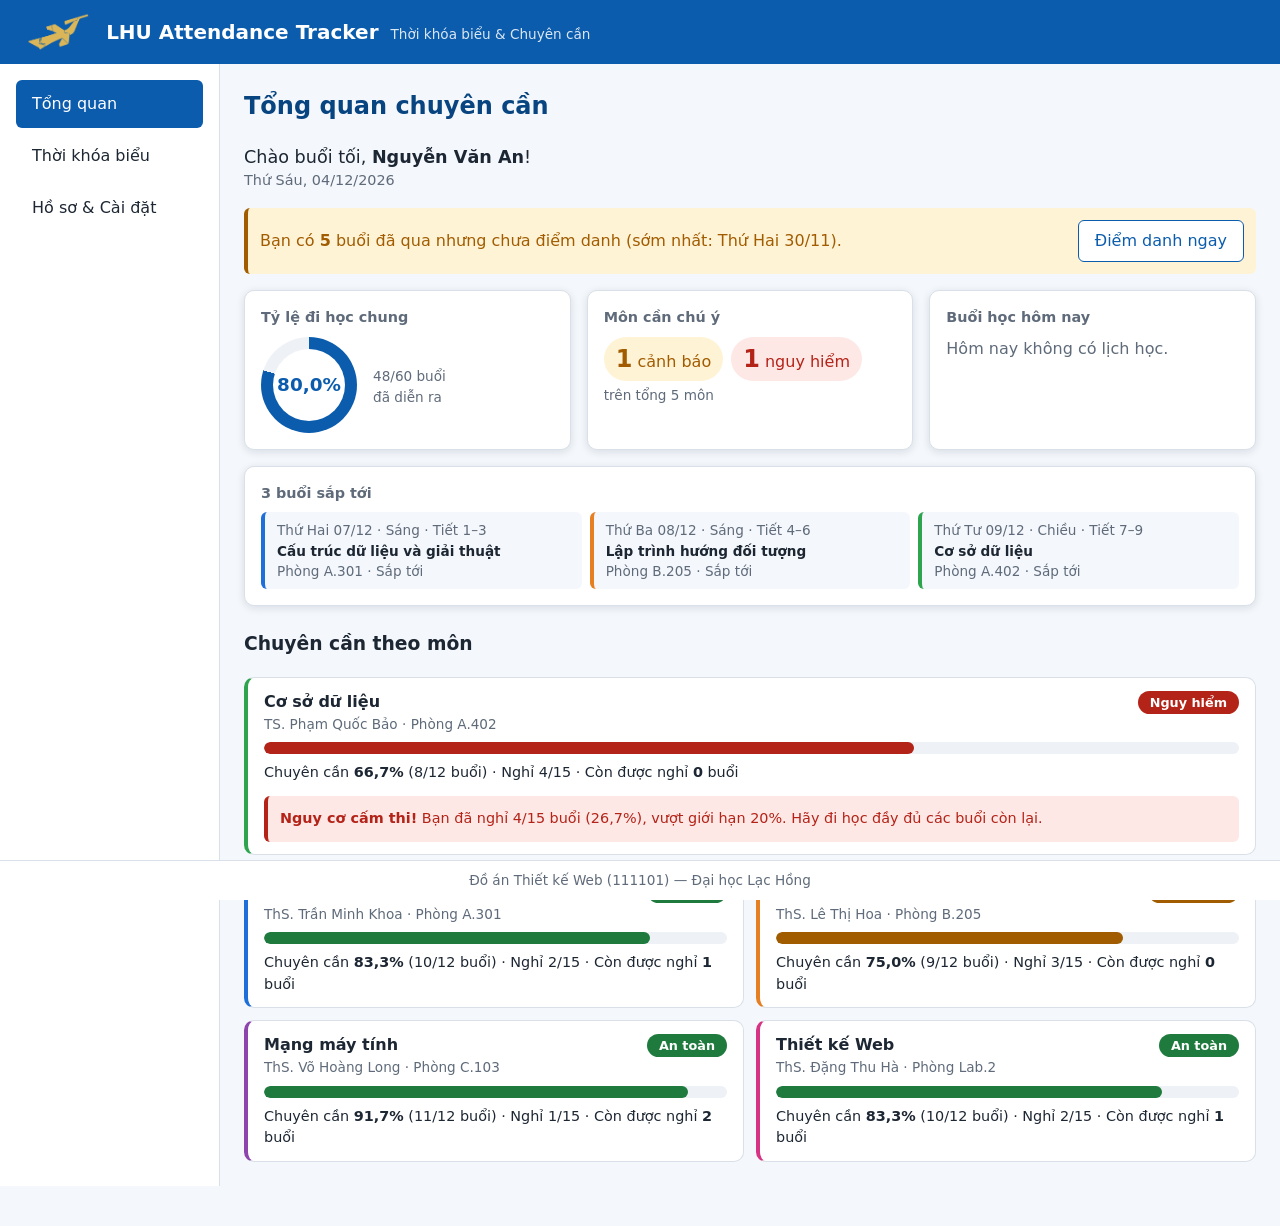
<file: index.html>
<!DOCTYPE html>
<html lang="vi">
<head>
  <meta charset="UTF-8">
  <meta name="viewport" content="width=device-width, initial-scale=1.0">
  <title>Tổng quan — LHU Attendance Tracker</title>
  <link rel="icon" type="image/png" href="assets/logo-chimlac-nobg.png">
  <link rel="stylesheet" href="css/styles.css">
  <link rel="stylesheet" href="css/profile.css"> <!-- style widget Dashboard (.pf-) -->
</head>
<body class="ui-page">
  <!-- Link ẩn, hiện khi bấm Tab: nhảy thẳng vào nội dung, bỏ qua header + menu -->
  <a class="ui-skip" href="#main">Bỏ qua, tới nội dung chính</a>
  <header class="ui-header">
    <img class="ui-header__logo" src="assets/logo-chimlac-nobg.png" alt="Logo Chim Lạc – Đại học Lạc Hồng" width="64" height="36">
    <div class="ui-header__text">
      <h1 class="ui-header__title">LHU Attendance Tracker</h1>
      <p class="ui-header__sub">Thời khóa biểu &amp; Chuyên cần</p>
    </div>
  </header>

  <div class="ui-layout">
    <nav class="ui-sidebar" aria-label="Điều hướng chính">
      <ul class="ui-nav">
        <li><a class="ui-nav__link" href="index.html" aria-current="page">Tổng quan</a></li>
        <li><a class="ui-nav__link" href="schedule.html">Thời khóa biểu</a></li>
        <li><a class="ui-nav__link" href="profile.html">Hồ sơ &amp; Cài đặt</a></li>
      </ul>
    </nav>

    <main class="ui-main" id="main" tabindex="-1">
      <h2>Tổng quan chuyên cần</h2>
      <!-- Khu vực thẻ môn học, cảnh báo: dashboard.js sẽ đổ nội dung vào đây -->
      <section id="alerts" aria-label="Nhắc nhở"></section>
      <section id="course-cards" aria-label="Chuyên cần theo môn"></section>
    </main>
  </div>

  <footer class="ui-footer">
    <p>Đồ án Thiết kế Web (111101) — Đại học Lạc Hồng</p>
  </footer>

  <!-- Vùng hiện toast cảnh báo (góc trên phải) -->
  <div class="ui-toast-stack" id="toast-stack" role="status" aria-live="polite"></div>

  <script type="module" src="js/dashboard.js"></script>
</body>
</html>
</file>
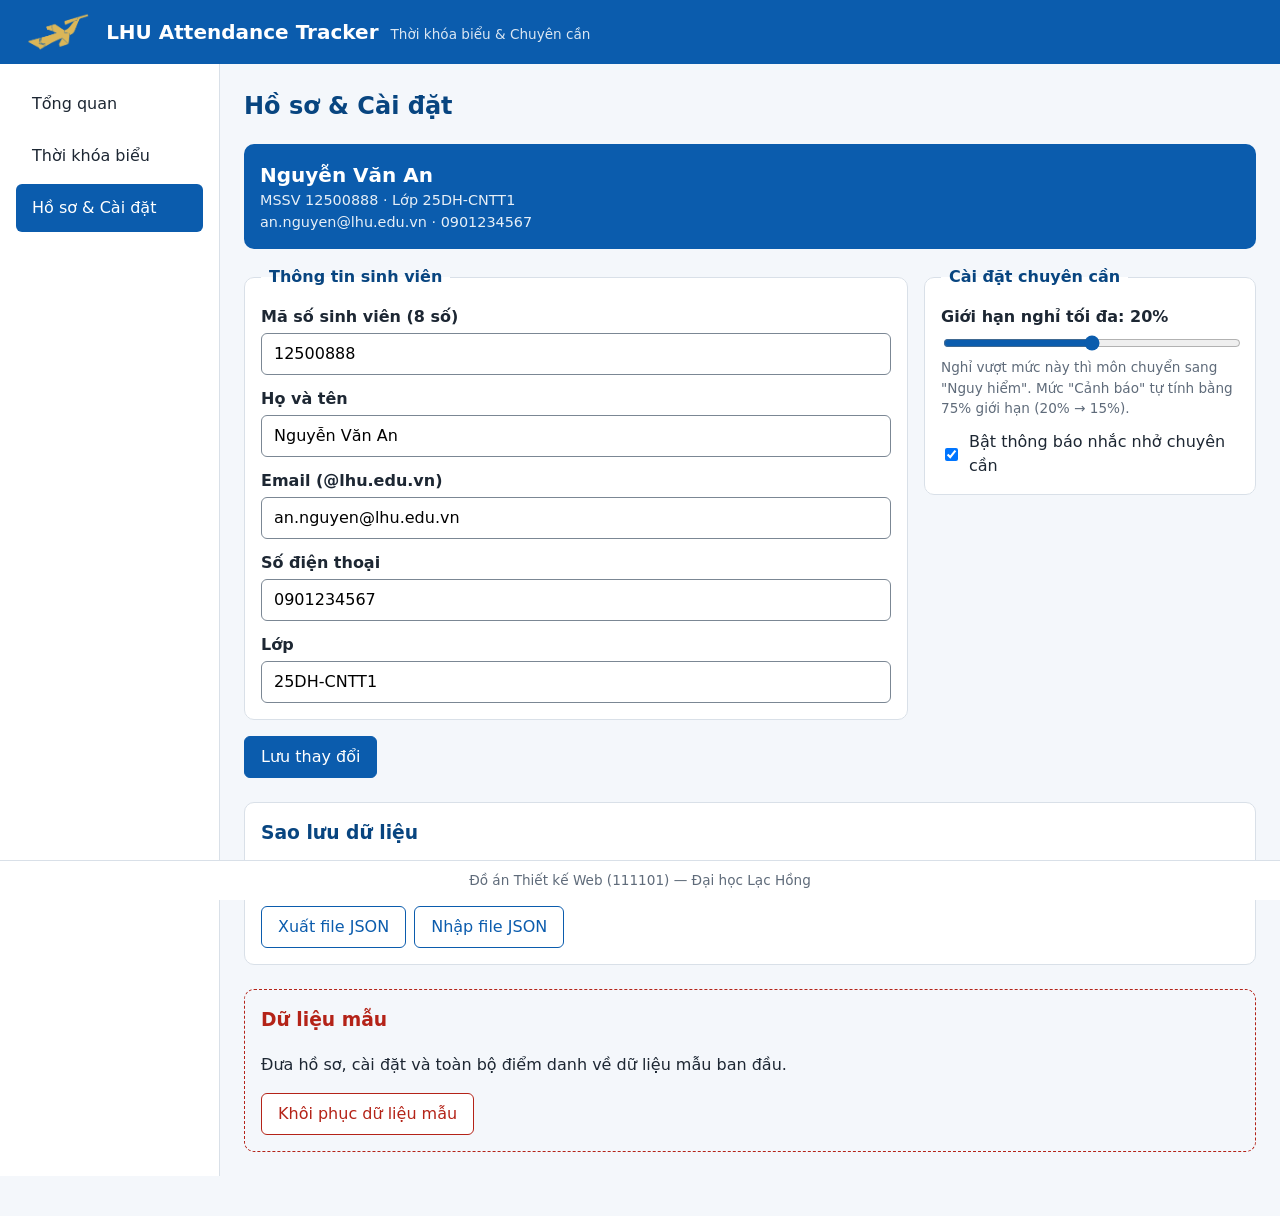
<file: profile.html>
<!DOCTYPE html>
<html lang="vi">
<head>
  <meta charset="UTF-8">
  <meta name="viewport" content="width=device-width, initial-scale=1.0">
  <title>Hồ sơ &amp; Cài đặt — LHU Attendance Tracker</title>
  <link rel="icon" type="image/png" href="assets/logo-chimlac-nobg.png">
  <link rel="stylesheet" href="css/styles.css">
  <link rel="stylesheet" href="css/profile.css">
</head>
<body class="ui-page">
  <!-- Link ẩn, hiện khi bấm Tab: nhảy thẳng vào nội dung, bỏ qua header + menu -->
  <a class="ui-skip" href="#main">Bỏ qua, tới nội dung chính</a>
  <header class="ui-header">
    <img class="ui-header__logo" src="assets/logo-chimlac-nobg.png" alt="Logo Chim Lạc – Đại học Lạc Hồng" width="64" height="36">
    <div class="ui-header__text">
      <h1 class="ui-header__title">LHU Attendance Tracker</h1>
      <p class="ui-header__sub">Thời khóa biểu &amp; Chuyên cần</p>
    </div>
  </header>

  <div class="ui-layout">
    <nav class="ui-sidebar" aria-label="Điều hướng chính">
      <ul class="ui-nav">
        <li><a class="ui-nav__link" href="index.html">Tổng quan</a></li>
        <li><a class="ui-nav__link" href="schedule.html">Thời khóa biểu</a></li>
        <li><a class="ui-nav__link" href="profile.html" aria-current="page">Hồ sơ &amp; Cài đặt</a></li>
      </ul>
    </nav>

    <main class="ui-main" id="main" tabindex="-1">
      <h2>Hồ sơ &amp; Cài đặt</h2>
      <!-- Form hồ sơ và cài đặt: profile.js dựng và xử lý -->
      <section id="profile-form" aria-label="Hồ sơ sinh viên"></section>
      <section id="settings-form" aria-label="Cài đặt chuyên cần"></section>
    </main>
  </div>

  <footer class="ui-footer">
    <p>Đồ án Thiết kế Web (111101) — Đại học Lạc Hồng</p>
  </footer>

  <!-- Vùng hiện toast cảnh báo (góc trên phải) -->
  <div class="ui-toast-stack" id="toast-stack" role="status" aria-live="polite"></div>

  <script type="module" src="js/profile.js"></script>
</body>
</html>
</file>
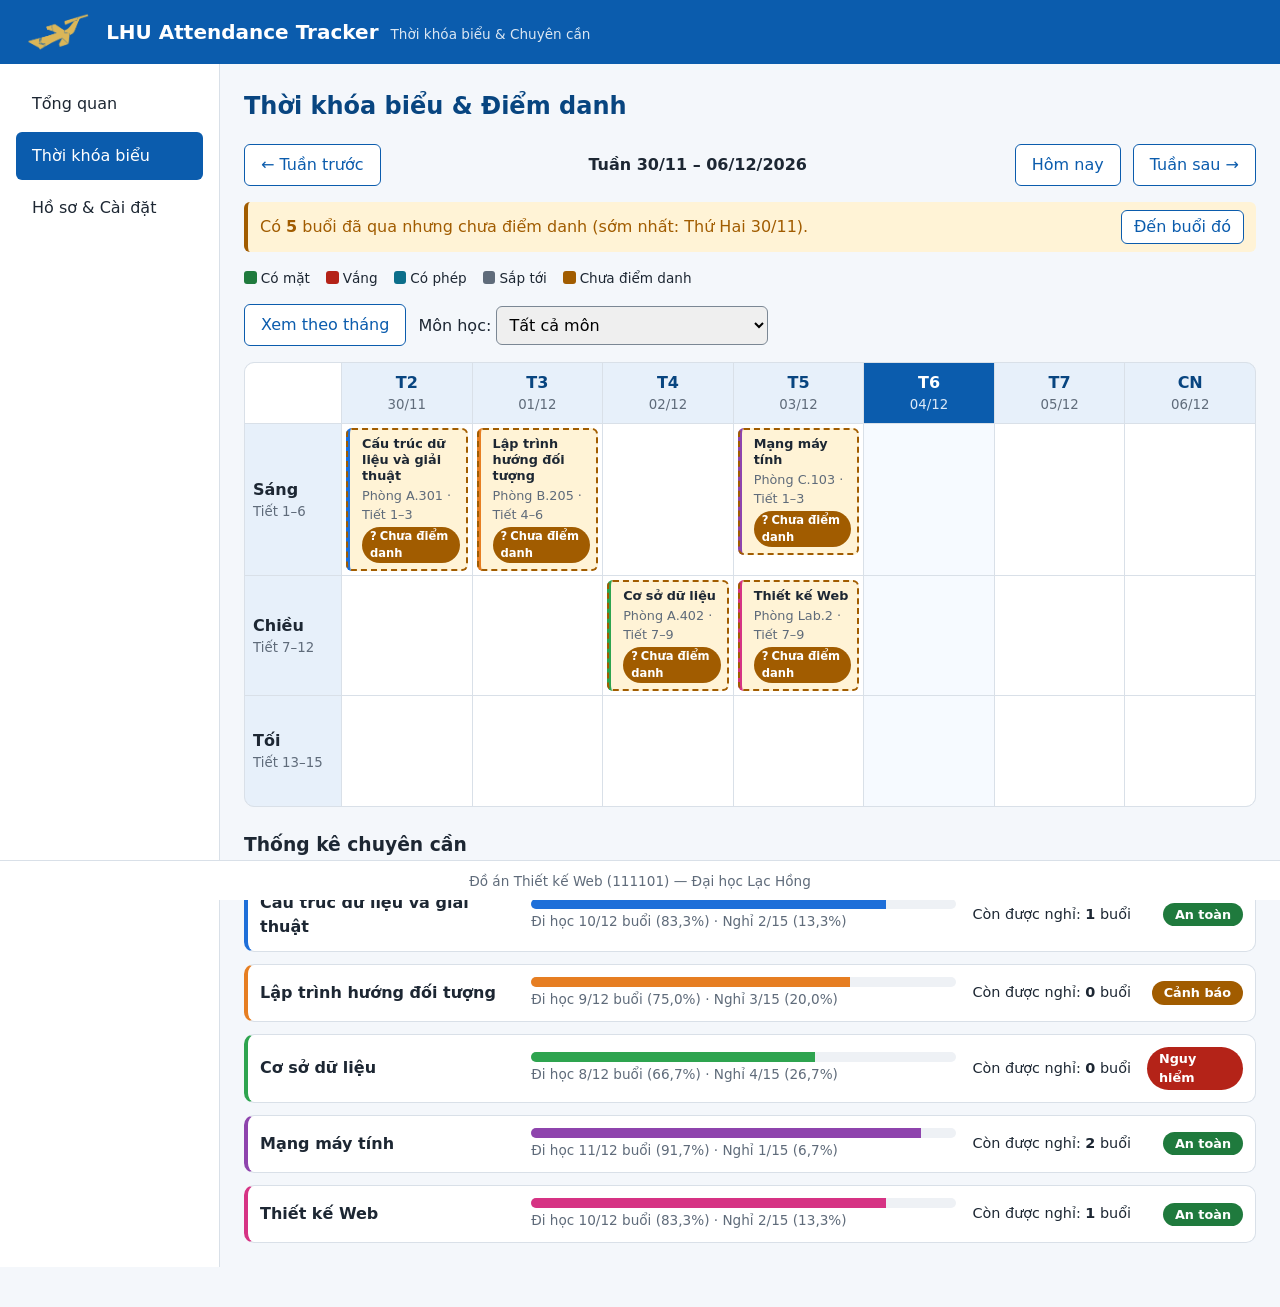
<file: schedule.html>
<!DOCTYPE html>
<html lang="vi">
<head>
  <meta charset="UTF-8">
  <meta name="viewport" content="width=device-width, initial-scale=1.0">
  <title>Thời khóa biểu &amp; Điểm danh — LHU Attendance Tracker</title>
  <link rel="icon" type="image/png" href="assets/logo-chimlac-nobg.png">
  <link rel="stylesheet" href="css/styles.css">
  <link rel="stylesheet" href="css/schedule.css">
</head>
<body class="ui-page">
  <!-- Link ẩn, hiện khi bấm Tab: nhảy thẳng vào nội dung, bỏ qua header + menu -->
  <a class="ui-skip" href="#main">Bỏ qua, tới nội dung chính</a>
  <header class="ui-header">
    <img class="ui-header__logo" src="assets/logo-chimlac-nobg.png" alt="Logo Chim Lạc – Đại học Lạc Hồng" width="64" height="36">
    <div class="ui-header__text">
      <h1 class="ui-header__title">LHU Attendance Tracker</h1>
      <p class="ui-header__sub">Thời khóa biểu &amp; Chuyên cần</p>
    </div>
  </header>

  <div class="ui-layout">
    <nav class="ui-sidebar" aria-label="Điều hướng chính">
      <ul class="ui-nav">
        <li><a class="ui-nav__link" href="index.html">Tổng quan</a></li>
        <li><a class="ui-nav__link" href="schedule.html" aria-current="page">Thời khóa biểu</a></li>
        <li><a class="ui-nav__link" href="profile.html">Hồ sơ &amp; Cài đặt</a></li>
      </ul>
    </nav>

    <main class="ui-main" id="main" tabindex="-1">
      <h2>Thời khóa biểu &amp; Điểm danh</h2>
      <!-- Điều khiển tuần: schedule.js gắn sự kiện cho 3 nút -->
      <div class="ui-week-controls" id="week-controls">
        <button type="button" class="ui-btn" id="btn-prev-week">&larr; Tuần trước</button>
        <p class="ui-week-controls__title" id="week-title">Tuần ...</p>
        <button type="button" class="ui-btn" id="btn-today">Hôm nay</button>
        <button type="button" class="ui-btn" id="btn-next-week">Tuần sau &rarr;</button>
      </div>

      <!-- Chú thích màu trạng thái -->
      <ul class="ui-legend" aria-label="Chú thích trạng thái">
        <li class="ui-legend__item ui-legend__item--present">Có mặt</li>
        <li class="ui-legend__item ui-legend__item--absent">Vắng</li>
        <li class="ui-legend__item ui-legend__item--excused">Có phép</li>
        <li class="ui-legend__item ui-legend__item--upcoming">Sắp tới</li>
        <li class="ui-legend__item ui-legend__item--unmarked">Chưa điểm danh</li>
      </ul>

      <!-- Lưới lịch tuần: schedule.js đổ vào #schedule-grid (mẫu cấu trúc ở docs/ui-preview.html).
           Class .ui-slide-left / .ui-slide-right được thêm vào .ui-week-scroll khi chuyển tuần. -->
      <div class="ui-week-scroll" tabindex="0" role="region" aria-label="Lưới lịch tuần (cuộn ngang nếu màn hình hẹp)">
        <section class="ui-week" id="schedule-grid" aria-label="Lịch tuần"></section>
      </div>
    </main>
  </div>

  <footer class="ui-footer">
    <p>Đồ án Thiết kế Web (111101) — Đại học Lạc Hồng</p>
  </footer>

  <!-- Vùng hiện toast cảnh báo (góc trên phải) -->
  <div class="ui-toast-stack" id="toast-stack" role="status" aria-live="polite"></div>

  <script type="module" src="js/schedule.js"></script>
</body>
</html>
</file>
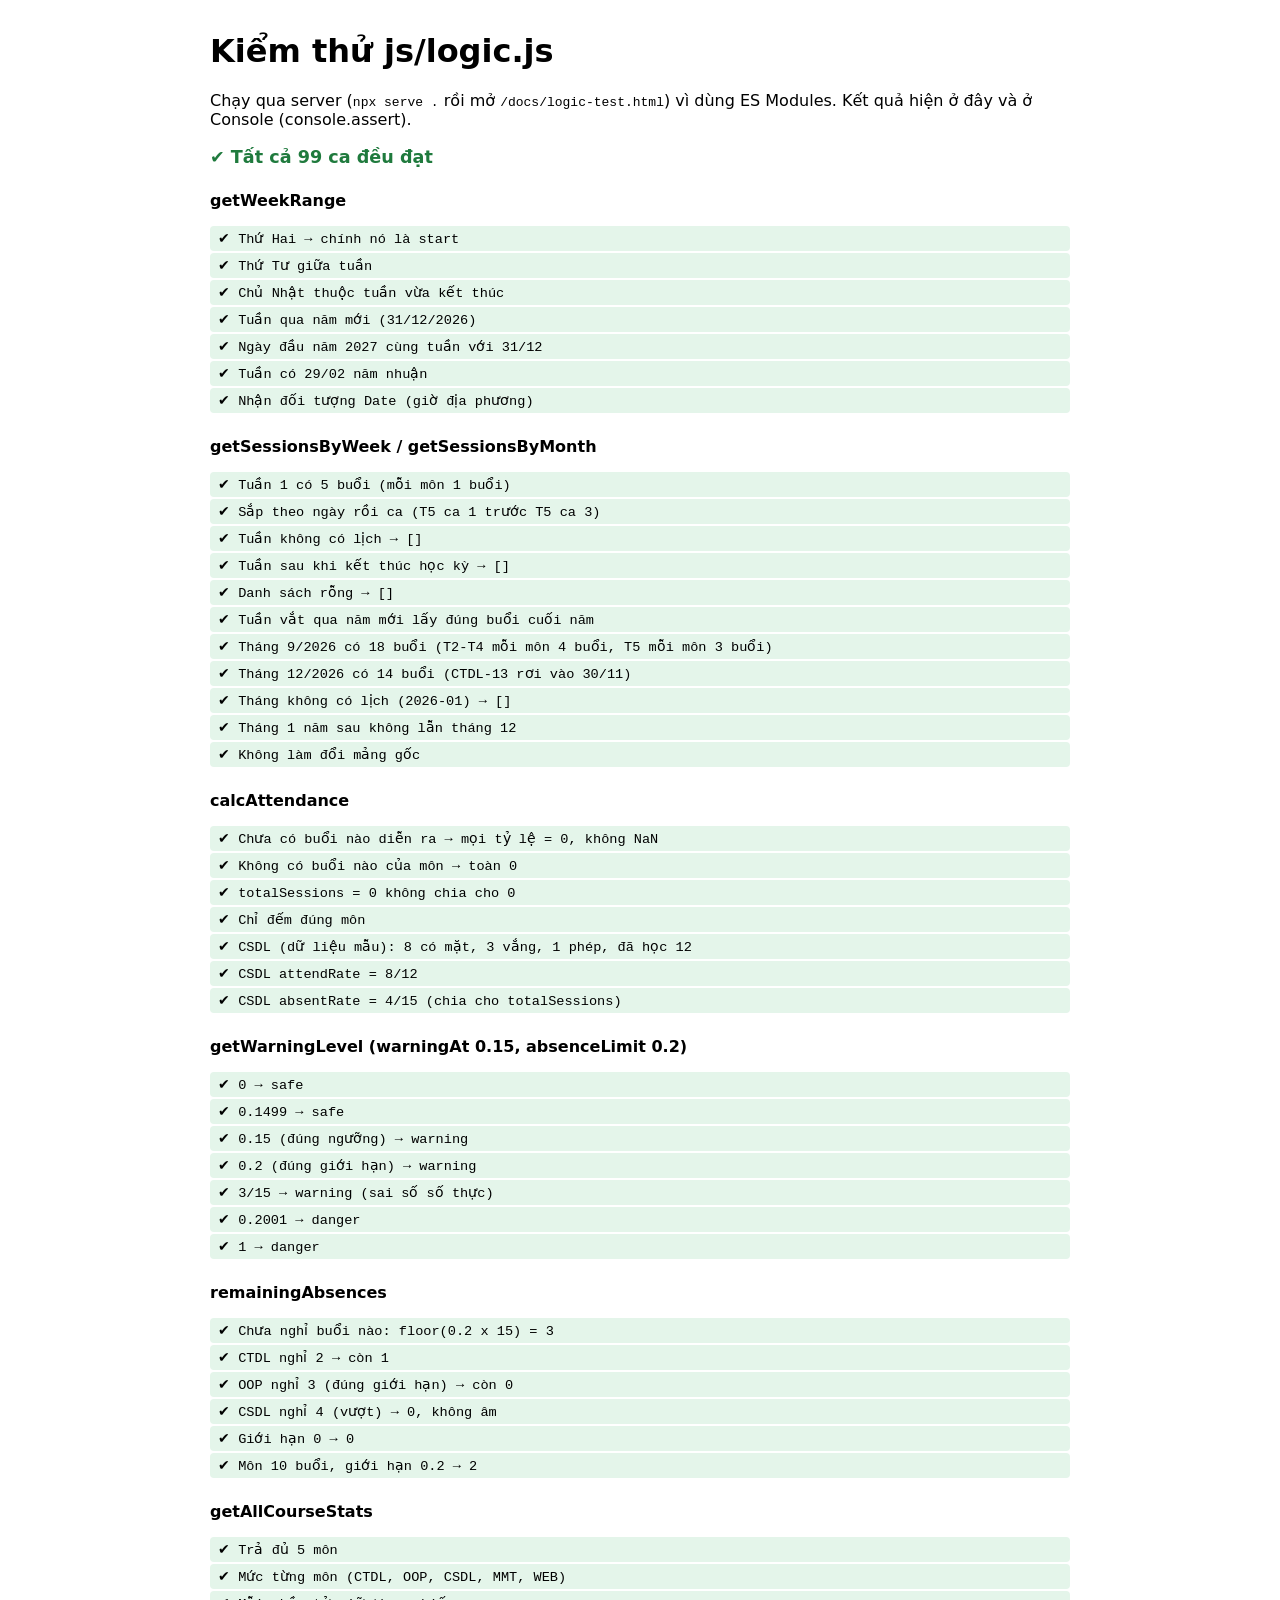
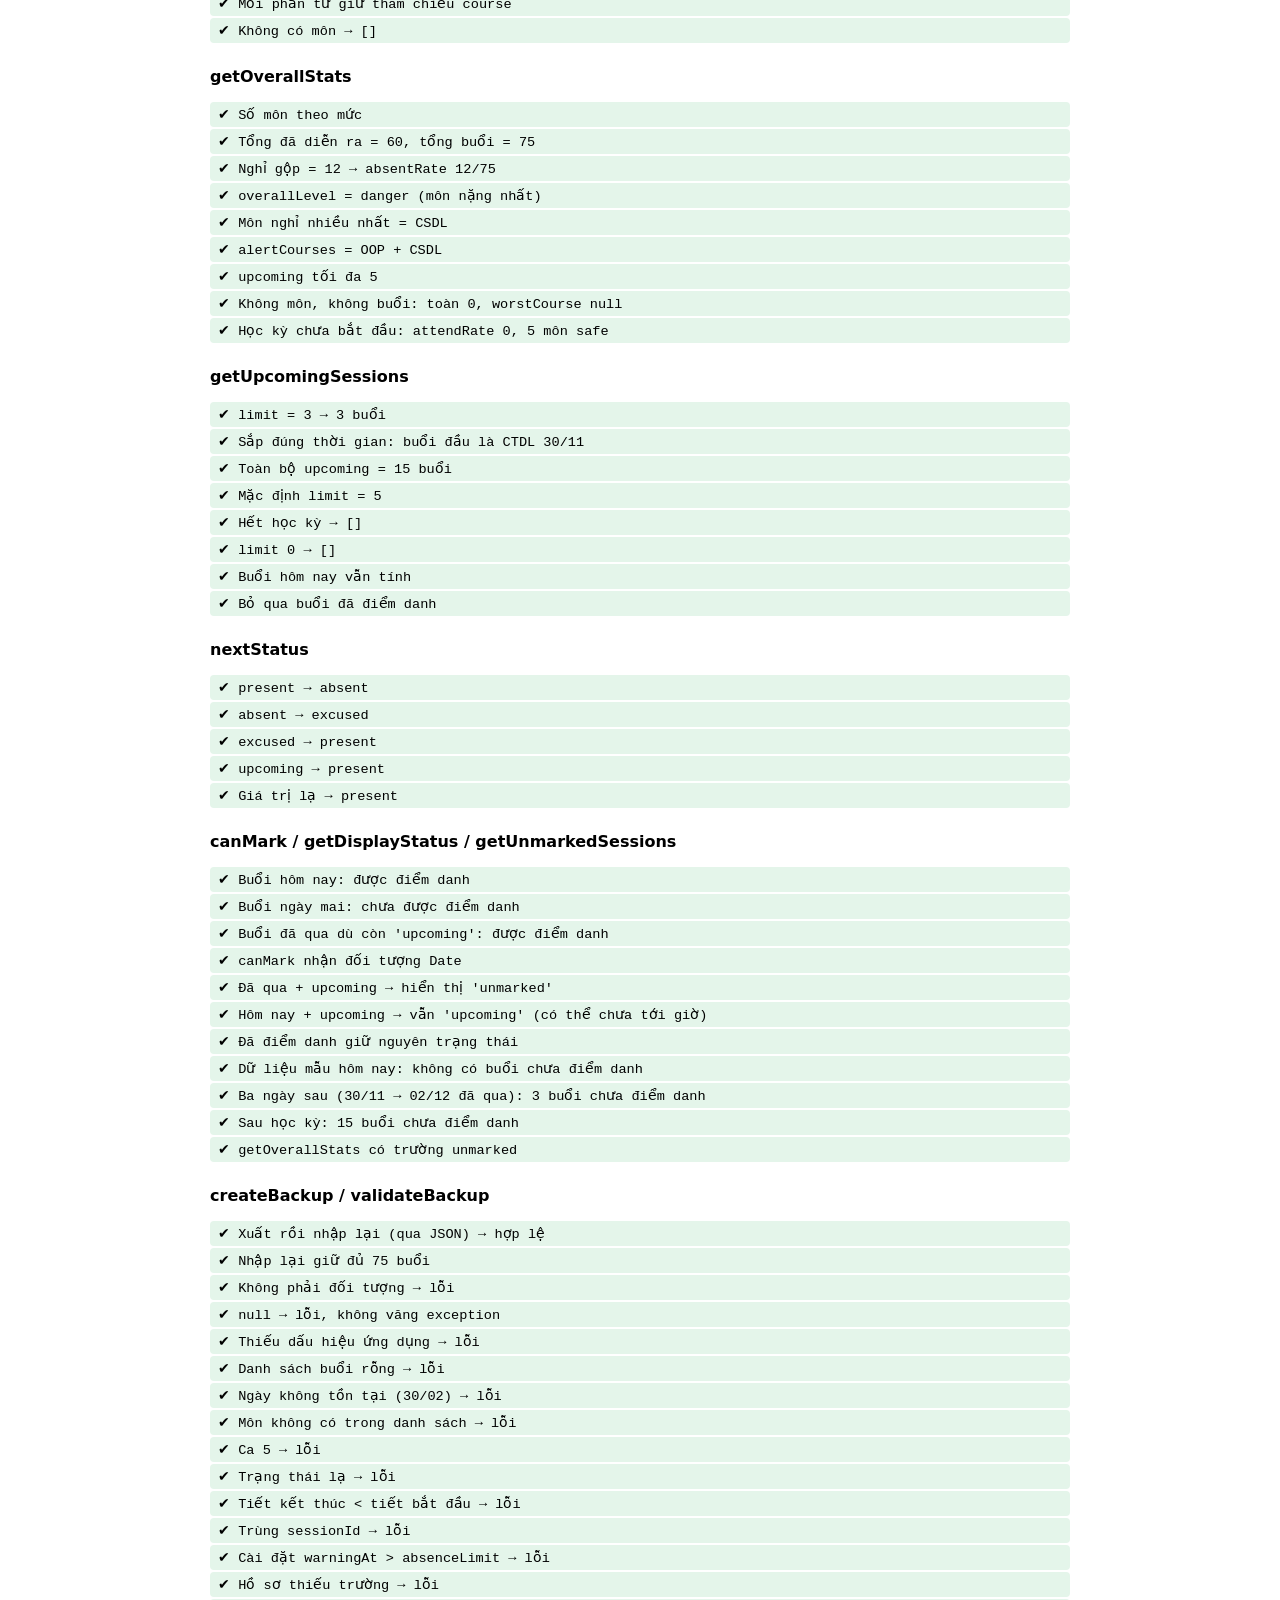
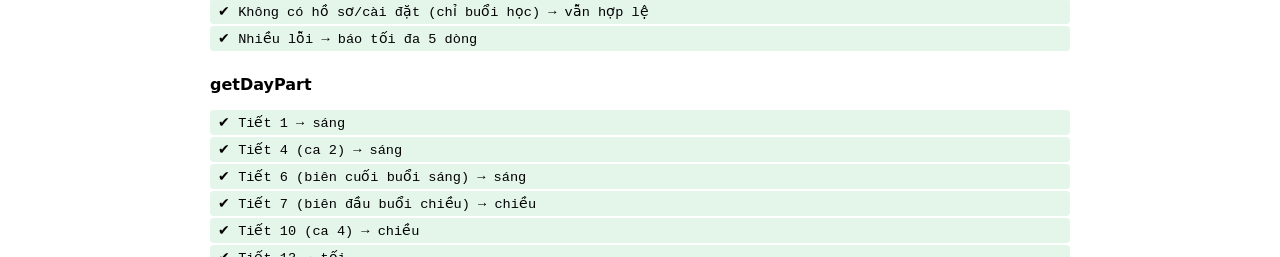
<file: docs/logic-test.html>
<!DOCTYPE html>
<html lang="vi">
<head>
  <meta charset="UTF-8">
  <meta name="viewport" content="width=device-width, initial-scale=1.0">
  <title>Kiểm thử logic.js</title>
  <link rel="icon" type="image/png" href="../assets/logo-chimlac-nobg.png">
  <style>
    body { font-family: system-ui, sans-serif; max-width: 860px; margin: 2rem auto; padding: 0 1rem; }
    #summary { font-weight: 700; font-size: 1.1rem; }
    ul { padding: 0; list-style: none; }
    li { padding: 4px 8px; margin: 2px 0; border-radius: 4px; font-family: monospace; font-size: 0.85rem; }
    li.pass { background: #e4f5ea; }
    li.fail { background: #fde8e6; font-weight: 700; }
    h2 { margin-top: 1.5rem; font-size: 1rem; }
  </style>
</head>
<body>
  <h1>Kiểm thử js/logic.js</h1>
  <p>Chạy qua server (<code>npx serve .</code> rồi mở <code>/docs/logic-test.html</code>) vì dùng ES Modules.
     Kết quả hiện ở đây và ở Console (console.assert).</p>
  <p id="summary"></p>
  <div id="results"></div>

  <script type="module">
    import * as L from "../js/logic.js";
    import { SESSIONS, COURSES, SETTINGS } from "../js/data.js";

    let passed = 0, failed = 0;
    let list = null;

    const group = (title) => {
      const h = document.createElement("h2");
      h.textContent = title;
      list = document.createElement("ul");
      document.getElementById("results").append(h, list);
    };

    // So sánh sâu bằng JSON (đủ cho dữ liệu thuần của dự án)
    const check = (name, actual, expected) => {
      const ok = JSON.stringify(actual) === JSON.stringify(expected);
      console.assert(ok, name, { actual, expected });
      ok ? passed++ : failed++;
      const li = document.createElement("li");
      li.className = ok ? "pass" : "fail";
      li.textContent = ok
        ? `✔ ${name}`
        : `✘ ${name} — nhận ${JSON.stringify(actual)}, mong đợi ${JSON.stringify(expected)}`;
      list.append(li);
    };

    const TODAY = "2026-11-27";
    const course = (courseId, totalSessions = 15) => ({ courseId, totalSessions });
    const sess = (courseId, date, status, shift = 1) => ({ sessionId: `${courseId}-${date}`, courseId, date, shift, status });
    const stat = (id) => L.getAllCourseStats(SESSIONS, COURSES, SETTINGS, TODAY).find((s) => s.courseId === id);

    // ---------- getWeekRange ----------
    group("getWeekRange");
    check("Thứ Hai → chính nó là start", L.getWeekRange("2026-09-07"), { start: "2026-09-07", end: "2026-09-13" });
    check("Thứ Tư giữa tuần", L.getWeekRange("2026-09-09"), { start: "2026-09-07", end: "2026-09-13" });
    check("Chủ Nhật thuộc tuần vừa kết thúc", L.getWeekRange("2026-09-13"), { start: "2026-09-07", end: "2026-09-13" });
    check("Tuần qua năm mới (31/12/2026)", L.getWeekRange("2026-12-31"), { start: "2026-12-28", end: "2027-01-03" });
    check("Ngày đầu năm 2027 cùng tuần với 31/12", L.getWeekRange("2027-01-01"), { start: "2026-12-28", end: "2027-01-03" });
    check("Tuần có 29/02 năm nhuận", L.getWeekRange("2024-02-29"), { start: "2024-02-26", end: "2024-03-03" });
    check("Nhận đối tượng Date (giờ địa phương)", L.getWeekRange(new Date(2026, 8, 9)), { start: "2026-09-07", end: "2026-09-13" });

    // ---------- getSessionsByWeek / Month ----------
    group("getSessionsByWeek / getSessionsByMonth");
    const w = L.getSessionsByWeek(SESSIONS, "2026-09-09");
    check("Tuần 1 có 5 buổi (mỗi môn 1 buổi)", w.length, 5);
    check("Sắp theo ngày rồi ca (T5 ca 1 trước T5 ca 3)", w.map((s) => s.sessionId), ["CTDL-01", "OOP-01", "CSDL-01", "MMT-01", "WEB-01"]);
    check("Tuần không có lịch → []", L.getSessionsByWeek(SESSIONS, "2026-08-10"), []);
    check("Tuần sau khi kết thúc học kỳ → []", L.getSessionsByWeek(SESSIONS, "2026-12-21"), []);
    check("Danh sách rỗng → []", L.getSessionsByWeek([], "2026-09-09"), []);
    check("Tuần vắt qua năm mới lấy đúng buổi cuối năm", L.getSessionsByWeek([sess("A", "2026-12-31", "upcoming"), sess("A", "2027-01-02", "upcoming"), sess("A", "2027-01-04", "upcoming")], "2027-01-01").length, 2);
    check("Tháng 9/2026 có 18 buổi (T2-T4 mỗi môn 4 buổi, T5 mỗi môn 3 buổi)", L.getSessionsByMonth(SESSIONS, 2026, 9).length, 18);
    check("Tháng 12/2026 có 14 buổi (CTDL-13 rơi vào 30/11)", L.getSessionsByMonth(SESSIONS, 2026, 12).length, 14);
    check("Tháng không có lịch (2026-01) → []", L.getSessionsByMonth(SESSIONS, 2026, 1), []);
    check("Tháng 1 năm sau không lẫn tháng 12", L.getSessionsByMonth([sess("A", "2026-12-31", "present"), sess("A", "2027-01-01", "upcoming")], 2027, 1).map((s) => s.date), ["2027-01-01"]);
    check("Không làm đổi mảng gốc", (() => { const a = [sess("A", "2026-09-08", "present"), sess("A", "2026-09-07", "present")]; L.getSessionsByWeek(a, "2026-09-07"); return a[0].date; })(), "2026-09-08");

    // ---------- calcAttendance ----------
    group("calcAttendance");
    check("Chưa có buổi nào diễn ra → mọi tỷ lệ = 0, không NaN",
      L.calcAttendance([sess("A", "2026-12-01", "upcoming")], course("A"), TODAY),
      { attended: 0, absent: 0, excused: 0, held: 0, total: 15, attendRate: 0, absentRate: 0 });
    check("Không có buổi nào của môn → toàn 0", L.calcAttendance([], course("A"), TODAY).held, 0);
    check("totalSessions = 0 không chia cho 0", L.calcAttendance([sess("A", "2026-09-07", "absent")], course("A", 0), TODAY).absentRate, 0);
    check("Chỉ đếm đúng môn", L.calcAttendance([sess("A", "2026-09-07", "present"), sess("B", "2026-09-07", "absent")], course("A"), TODAY).held, 1);
    check("CSDL (dữ liệu mẫu): 8 có mặt, 3 vắng, 1 phép, đã học 12",
      (({ attended, absent, excused, held, total }) => ({ attended, absent, excused, held, total }))(L.calcAttendance(SESSIONS, COURSES[2], TODAY)),
      { attended: 8, absent: 3, excused: 1, held: 12, total: 15 });
    check("CSDL attendRate = 8/12", L.calcAttendance(SESSIONS, COURSES[2], TODAY).attendRate, 8 / 12);
    check("CSDL absentRate = 4/15 (chia cho totalSessions)", L.calcAttendance(SESSIONS, COURSES[2], TODAY).absentRate, 4 / 15);

    // ---------- getWarningLevel ----------
    group("getWarningLevel (warningAt 0.15, absenceLimit 0.2)");
    check("0 → safe", L.getWarningLevel(0, SETTINGS), "safe");
    check("0.1499 → safe", L.getWarningLevel(0.1499, SETTINGS), "safe");
    check("0.15 (đúng ngưỡng) → warning", L.getWarningLevel(0.15, SETTINGS), "warning");
    check("0.2 (đúng giới hạn) → warning", L.getWarningLevel(0.2, SETTINGS), "warning");
    check("3/15 → warning (sai số số thực)", L.getWarningLevel(3 / 15, SETTINGS), "warning");
    check("0.2001 → danger", L.getWarningLevel(0.2001, SETTINGS), "danger");
    check("1 → danger", L.getWarningLevel(1, SETTINGS), "danger");

    // ---------- remainingAbsences ----------
    group("remainingAbsences");
    const fresh = L.calcAttendance([], course("A"), TODAY);
    check("Chưa nghỉ buổi nào: floor(0.2 x 15) = 3", L.remainingAbsences(course("A"), fresh, SETTINGS), 3);
    check("CTDL nghỉ 2 → còn 1", stat("CTDL").remaining, 1);
    check("OOP nghỉ 3 (đúng giới hạn) → còn 0", stat("OOP").remaining, 0);
    check("CSDL nghỉ 4 (vượt) → 0, không âm", stat("CSDL").remaining, 0);
    check("Giới hạn 0 → 0", L.remainingAbsences(course("A"), fresh, { absenceLimit: 0 }), 0);
    check("Môn 10 buổi, giới hạn 0.2 → 2", L.remainingAbsences(course("A", 10), { absent: 0, excused: 0 }, SETTINGS), 2);

    // ---------- getAllCourseStats ----------
    group("getAllCourseStats");
    const all = L.getAllCourseStats(SESSIONS, COURSES, SETTINGS, TODAY);
    check("Trả đủ 5 môn", all.length, 5);
    check("Mức từng môn (CTDL, OOP, CSDL, MMT, WEB)", all.map((s) => s.level), ["safe", "warning", "danger", "safe", "safe"]);
    check("Mỗi phần tử giữ tham chiếu course", all[0].course.courseName, "Cấu trúc dữ liệu và giải thuật");
    check("Không có môn → []", L.getAllCourseStats(SESSIONS, [], SETTINGS, TODAY), []);

    // ---------- getOverallStats ----------
    group("getOverallStats");
    const o = L.getOverallStats(SESSIONS, COURSES, SETTINGS, TODAY);
    check("Số môn theo mức", o.levelCounts, { safe: 3, warning: 1, danger: 1 });
    check("Tổng đã diễn ra = 60, tổng buổi = 75", [o.held, o.total], [60, 75]);
    check("Nghỉ gộp = 12 → absentRate 12/75", o.absentRate, 12 / 75);
    check("overallLevel = danger (môn nặng nhất)", o.overallLevel, "danger");
    check("Môn nghỉ nhiều nhất = CSDL", o.worstCourse.courseId, "CSDL");
    check("alertCourses = OOP + CSDL", o.alertCourses.map((c) => c.courseId), ["OOP", "CSDL"]);
    check("upcoming tối đa 5", o.upcoming.length, 5);
    const empty = L.getOverallStats([], [], SETTINGS, TODAY);
    check("Không môn, không buổi: toàn 0, worstCourse null",
      [empty.held, empty.attendRate, empty.absentRate, empty.overallLevel, empty.worstCourse, empty.upcoming],
      [0, 0, 0, "safe", null, []]);
    const noHeld = L.getOverallStats(SESSIONS.map((s) => ({ ...s, status: "upcoming" })), COURSES, SETTINGS, TODAY);
    check("Học kỳ chưa bắt đầu: attendRate 0, 5 môn safe", [noHeld.attendRate, noHeld.levelCounts.safe], [0, 5]);

    // ---------- getUpcomingSessions ----------
    group("getUpcomingSessions");
    const up = L.getUpcomingSessions(SESSIONS, TODAY, 3);
    check("limit = 3 → 3 buổi", up.length, 3);
    check("Sắp đúng thời gian: buổi đầu là CTDL 30/11", up[0].sessionId, "CTDL-13");
    check("Toàn bộ upcoming = 15 buổi", L.getUpcomingSessions(SESSIONS, TODAY, 100).length, 15);
    check("Mặc định limit = 5", L.getUpcomingSessions(SESSIONS, TODAY).length, 5);
    check("Hết học kỳ → []", L.getUpcomingSessions(SESSIONS, "2027-01-05"), []);
    check("limit 0 → []", L.getUpcomingSessions(SESSIONS, TODAY, 0), []);
    check("Buổi hôm nay vẫn tính", L.getUpcomingSessions([sess("A", TODAY, "upcoming")], TODAY).length, 1);
    check("Bỏ qua buổi đã điểm danh", L.getUpcomingSessions([sess("A", "2026-12-01", "present")], TODAY), []);

    // ---------- nextStatus ----------
    group("nextStatus");
    check("present → absent", L.nextStatus("present"), "absent");
    check("absent → excused", L.nextStatus("absent"), "excused");
    check("excused → present", L.nextStatus("excused"), "present");
    check("upcoming → present", L.nextStatus("upcoming"), "present");
    check("Giá trị lạ → present", L.nextStatus("xyz"), "present");

    // ---------- Buổi chưa điểm danh ----------
    group("canMark / getDisplayStatus / getUnmarkedSessions");
    check("Buổi hôm nay: được điểm danh", L.canMark(sess("A", TODAY, "upcoming"), TODAY), true);
    check("Buổi ngày mai: chưa được điểm danh", L.canMark(sess("A", "2026-11-28", "upcoming"), TODAY), false);
    check("Buổi đã qua dù còn 'upcoming': được điểm danh", L.canMark(sess("A", "2026-11-20", "upcoming"), TODAY), true);
    check("canMark nhận đối tượng Date", L.canMark(sess("A", "2026-11-27", "upcoming"), new Date(2026, 10, 27)), true);
    check("Đã qua + upcoming → hiển thị 'unmarked'", L.getDisplayStatus(sess("A", "2026-11-20", "upcoming"), TODAY), "unmarked");
    check("Hôm nay + upcoming → vẫn 'upcoming' (có thể chưa tới giờ)", L.getDisplayStatus(sess("A", TODAY, "upcoming"), TODAY), "upcoming");
    check("Đã điểm danh giữ nguyên trạng thái", L.getDisplayStatus(sess("A", "2026-11-20", "absent"), TODAY), "absent");
    check("Dữ liệu mẫu hôm nay: không có buổi chưa điểm danh", L.getUnmarkedSessions(SESSIONS, TODAY), []);
    check("Ba ngày sau (30/11 → 02/12 đã qua): 3 buổi chưa điểm danh", L.getUnmarkedSessions(SESSIONS, "2026-12-03").map((x) => x.sessionId), ["CTDL-13", "OOP-13", "CSDL-13"]);
    check("Sau học kỳ: 15 buổi chưa điểm danh", L.getUnmarkedSessions(SESSIONS, "2027-01-01").length, 15);
    check("getOverallStats có trường unmarked", L.getOverallStats(SESSIONS, COURSES, SETTINGS, "2026-12-03").unmarked.length, 3);

    // ---------- Sao lưu JSON ----------
    group("createBackup / validateBackup");
    const PROFILE = { studentId: "12500888", fullName: "Nguyễn Văn An", email: "an@lhu.edu.vn", phone: "0901234567", className: "25DH-CNTT1" };
    const backup = L.createBackup(SESSIONS, PROFILE, SETTINGS, "2026-11-27T08:00:00.000Z");
    const roundTrip = JSON.parse(JSON.stringify(backup));
    check("Xuất rồi nhập lại (qua JSON) → hợp lệ", L.validateBackup(roundTrip, COURSES).ok, true);
    check("Nhập lại giữ đủ 75 buổi", L.validateBackup(roundTrip, COURSES).value.sessions.length, 75);
    check("Không phải đối tượng → lỗi", L.validateBackup([1, 2], COURSES).ok, false);
    check("null → lỗi, không văng exception", L.validateBackup(null, COURSES).ok, false);
    check("Thiếu dấu hiệu ứng dụng → lỗi", L.validateBackup({ sessions: SESSIONS }, COURSES).errors[0], "File không phải bản sao lưu của LHU Attendance Tracker.");
    check("Danh sách buổi rỗng → lỗi", L.validateBackup({ ...roundTrip, sessions: [] }, COURSES).ok, false);
    const bad = (patch) => L.validateBackup({ ...roundTrip, sessions: [{ ...roundTrip.sessions[0], ...patch }] }, COURSES);
    check("Ngày không tồn tại (30/02) → lỗi", bad({ date: "2026-02-30" }).errors[0], 'Buổi thứ 1: ngày "2026-02-30" không hợp lệ (cần YYYY-MM-DD).');
    check("Môn không có trong danh sách → lỗi", bad({ courseId: "XYZ" }).ok, false);
    check("Ca 5 → lỗi", bad({ shift: 5 }).ok, false);
    check("Trạng thái lạ → lỗi", bad({ status: "late" }).ok, false);
    check("Tiết kết thúc < tiết bắt đầu → lỗi", bad({ periodStart: 4, periodEnd: 2 }).ok, false);
    check("Trùng sessionId → lỗi", L.validateBackup({ ...roundTrip, sessions: [roundTrip.sessions[0], roundTrip.sessions[0]] }, COURSES).errors[0].startsWith("Trùng mã buổi học"), true);
    check("Cài đặt warningAt > absenceLimit → lỗi", L.validateBackup({ ...roundTrip, settings: { absenceLimit: 0.1, warningAt: 0.2, notifyEnabled: true } }, COURSES).ok, false);
    check("Hồ sơ thiếu trường → lỗi", L.validateBackup({ ...roundTrip, profile: { fullName: "A" } }, COURSES).ok, false);
    check("Không có hồ sơ/cài đặt (chỉ buổi học) → vẫn hợp lệ", L.validateBackup({ app: "lhu-attendance", version: 1, sessions: SESSIONS }, COURSES).ok, true);
    check("Nhiều lỗi → báo tối đa 5 dòng", L.validateBackup({ ...roundTrip, sessions: roundTrip.sessions.map((x) => ({ ...x, shift: 9 })) }, COURSES).errors.length, 5);

    // ---------- Buổi trong ngày ----------
    group("getDayPart");
    check("Tiết 1 → sáng", L.getDayPart({ periodStart: 1 }), "morning");
    check("Tiết 4 (ca 2) → sáng", L.getDayPart({ periodStart: 4 }), "morning");
    check("Tiết 6 (biên cuối buổi sáng) → sáng", L.getDayPart({ periodStart: 6 }), "morning");
    check("Tiết 7 (biên đầu buổi chiều) → chiều", L.getDayPart({ periodStart: 7 }), "afternoon");
    check("Tiết 10 (ca 4) → chiều", L.getDayPart({ periodStart: 10 }), "afternoon");
    check("Tiết 13 → tối", L.getDayPart({ periodStart: 13 }), "evening");
    check("Tiết ngoài khoảng (20) → tối, không lỗi", L.getDayPart({ periodStart: 20 }), "evening");
    check("Dữ liệu mẫu: 45 buổi sáng, 30 buổi chiều, 0 buổi tối",
      ["morning", "afternoon", "evening"].map((p) => SESSIONS.filter((x) => L.getDayPart(x) === p).length), [45, 30, 0]);

    // ---------- Tổng kết ----------
    const summary = document.getElementById("summary");
    summary.textContent = failed === 0 ? `✔ Tất cả ${passed} ca đều đạt` : `✘ ${failed} ca lỗi / ${passed + failed} ca`;
    summary.style.color = failed === 0 ? "#1f7a3d" : "#b42318";
    console.log(summary.textContent);
  </script>
</body>
</html>
</file>
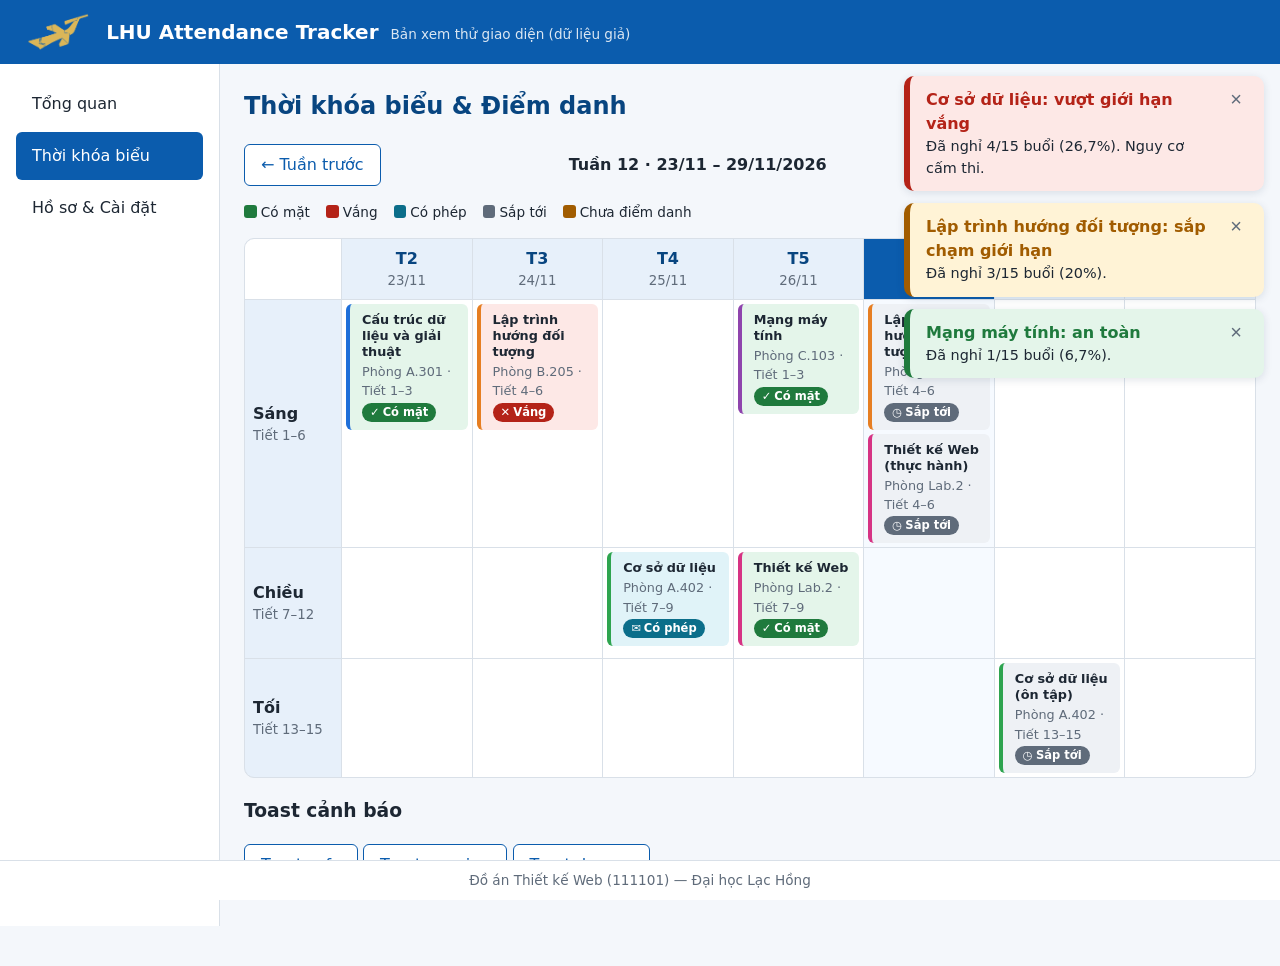
<file: docs/ui-preview.html>
<!DOCTYPE html>
<html lang="vi">
<head>
  <meta charset="UTF-8">
  <meta name="viewport" content="width=device-width, initial-scale=1.0">
  <title>UI Preview — LHU Attendance Tracker</title>
  <link rel="icon" type="image/png" href="../assets/logo-chimlac-nobg.png">
  <link rel="stylesheet" href="../css/styles.css">
  <link rel="stylesheet" href="../css/schedule.css">
</head>
<body class="ui-page">
  <!-- Trang xem thử giao diện: dữ liệu giả cứng, KHÔNG dùng js/data.js. -->
  <header class="ui-header">
    <img class="ui-header__logo" src="../assets/logo-chimlac-nobg.png" alt="Logo Chim Lạc – Đại học Lạc Hồng" width="64" height="36">
    <div class="ui-header__text">
      <h1 class="ui-header__title">LHU Attendance Tracker</h1>
      <p class="ui-header__sub">Bản xem thử giao diện (dữ liệu giả)</p>
    </div>
  </header>

  <div class="ui-layout">
    <nav class="ui-sidebar" aria-label="Điều hướng chính">
      <ul class="ui-nav">
        <li><a class="ui-nav__link" href="#">Tổng quan</a></li>
        <li><a class="ui-nav__link" href="#" aria-current="page">Thời khóa biểu</a></li>
        <li><a class="ui-nav__link" href="#">Hồ sơ &amp; Cài đặt</a></li>
      </ul>
    </nav>

    <main class="ui-main">
      <h2>Thời khóa biểu &amp; Điểm danh</h2>

      <div class="ui-week-controls">
        <button type="button" class="ui-btn" id="prev">&larr; Tuần trước</button>
        <p class="ui-week-controls__title">Tuần 12 · 23/11 – 29/11/2026</p>
        <button type="button" class="ui-btn">Hôm nay</button>
        <button type="button" class="ui-btn" id="next">Tuần sau &rarr;</button>
      </div>

      <ul class="ui-legend" aria-label="Chú thích trạng thái">
        <li class="ui-legend__item ui-legend__item--present">Có mặt</li>
        <li class="ui-legend__item ui-legend__item--absent">Vắng</li>
        <li class="ui-legend__item ui-legend__item--excused">Có phép</li>
        <li class="ui-legend__item ui-legend__item--upcoming">Sắp tới</li>
        <li class="ui-legend__item ui-legend__item--unmarked">Chưa điểm danh</li>
      </ul>

      <div class="ui-week-scroll" id="week-scroll">
        <section class="ui-week" aria-label="Lịch tuần">
          <div class="ui-week__corner"></div>
          <div class="ui-week__dayhead">T2<small>23/11</small></div>
          <div class="ui-week__dayhead">T3<small>24/11</small></div>
          <div class="ui-week__dayhead">T4<small>25/11</small></div>
          <div class="ui-week__dayhead">T5<small>26/11</small></div>
          <div class="ui-week__dayhead ui-week__dayhead--today">T6<small>27/11</small></div>
          <div class="ui-week__dayhead">T7<small>28/11</small></div>
          <div class="ui-week__dayhead">CN<small>29/11</small></div>
          <div class="ui-week__part">Sáng<small>Tiết 1–6</small></div>
          <div class="ui-week__cell" style="--day:1;--part:1" data-label="Thứ Hai 23/11 · Buổi sáng (Tiết 1–6)">
            <button type="button" class="ui-session ui-session--present" style="--course-color:#1e6fd9" data-session-id="DEMO">
              <span class="ui-session__name">Cấu trúc dữ liệu và giải thuật</span>
              <span class="ui-session__meta">Phòng A.301 · Tiết 1–3</span>
              <span class="ui-session__status">Có mặt</span>
            </button>
          </div>
          <div class="ui-week__cell" style="--day:2;--part:1" data-label="Thứ Ba 24/11 · Buổi sáng (Tiết 1–6)">
            <button type="button" class="ui-session ui-session--absent" style="--course-color:#e67e22" data-session-id="DEMO">
              <span class="ui-session__name">Lập trình hướng đối tượng</span>
              <span class="ui-session__meta">Phòng B.205 · Tiết 4–6</span>
              <span class="ui-session__status">Vắng</span>
            </button>
          </div>
          <div class="ui-week__cell" style="--day:3;--part:1" data-label="Thứ Tư 25/11 · Buổi sáng (Tiết 1–6)"></div>
          <div class="ui-week__cell" style="--day:4;--part:1" data-label="Thứ Năm 26/11 · Buổi sáng (Tiết 1–6)">
            <button type="button" class="ui-session ui-session--present" style="--course-color:#8e44ad" data-session-id="DEMO">
              <span class="ui-session__name">Mạng máy tính</span>
              <span class="ui-session__meta">Phòng C.103 · Tiết 1–3</span>
              <span class="ui-session__status">Có mặt</span>
            </button>
          </div>
          <div class="ui-week__cell ui-week__cell--today" style="--day:5;--part:1" data-label="Thứ Sáu 27/11 · Buổi sáng (Tiết 1–6)">
            <button type="button" class="ui-session ui-session--upcoming" style="--course-color:#e67e22" data-session-id="DEMO">
              <span class="ui-session__name">Lập trình hướng đối tượng (bù)</span>
              <span class="ui-session__meta">Phòng B.205 · Tiết 4–6</span>
              <span class="ui-session__status">Sắp tới</span>
            </button>
            <button type="button" class="ui-session ui-session--upcoming" style="--course-color:#d63384" data-session-id="DEMO">
              <span class="ui-session__name">Thiết kế Web (thực hành)</span>
              <span class="ui-session__meta">Phòng Lab.2 · Tiết 4–6</span>
              <span class="ui-session__status">Sắp tới</span>
            </button>
          </div>
          <div class="ui-week__cell" style="--day:6;--part:1" data-label="Thứ Bảy 28/11 · Buổi sáng (Tiết 1–6)"></div>
          <div class="ui-week__cell" style="--day:7;--part:1" data-label="Chủ nhật 29/11 · Buổi sáng (Tiết 1–6)"></div>
          <div class="ui-week__part">Chiều<small>Tiết 7–12</small></div>
          <div class="ui-week__cell" style="--day:1;--part:2" data-label="Thứ Hai 23/11 · Buổi chiều (Tiết 7–12)"></div>
          <div class="ui-week__cell" style="--day:2;--part:2" data-label="Thứ Ba 24/11 · Buổi chiều (Tiết 7–12)"></div>
          <div class="ui-week__cell" style="--day:3;--part:2" data-label="Thứ Tư 25/11 · Buổi chiều (Tiết 7–12)">
            <button type="button" class="ui-session ui-session--excused" style="--course-color:#2ea44f" data-session-id="DEMO">
              <span class="ui-session__name">Cơ sở dữ liệu</span>
              <span class="ui-session__meta">Phòng A.402 · Tiết 7–9</span>
              <span class="ui-session__status">Có phép</span>
            </button>
          </div>
          <div class="ui-week__cell" style="--day:4;--part:2" data-label="Thứ Năm 26/11 · Buổi chiều (Tiết 7–12)">
            <button type="button" class="ui-session ui-session--present" style="--course-color:#d63384" data-session-id="DEMO">
              <span class="ui-session__name">Thiết kế Web</span>
              <span class="ui-session__meta">Phòng Lab.2 · Tiết 7–9</span>
              <span class="ui-session__status">Có mặt</span>
            </button>
          </div>
          <div class="ui-week__cell ui-week__cell--today" style="--day:5;--part:2" data-label="Thứ Sáu 27/11 · Buổi chiều (Tiết 7–12)"></div>
          <div class="ui-week__cell" style="--day:6;--part:2" data-label="Thứ Bảy 28/11 · Buổi chiều (Tiết 7–12)"></div>
          <div class="ui-week__cell" style="--day:7;--part:2" data-label="Chủ nhật 29/11 · Buổi chiều (Tiết 7–12)"></div>
          <div class="ui-week__part">Tối<small>Tiết 13–15</small></div>
          <div class="ui-week__cell" style="--day:1;--part:3" data-label="Thứ Hai 23/11 · Buổi tối (Tiết 13–15)"></div>
          <div class="ui-week__cell" style="--day:2;--part:3" data-label="Thứ Ba 24/11 · Buổi tối (Tiết 13–15)"></div>
          <div class="ui-week__cell" style="--day:3;--part:3" data-label="Thứ Tư 25/11 · Buổi tối (Tiết 13–15)"></div>
          <div class="ui-week__cell" style="--day:4;--part:3" data-label="Thứ Năm 26/11 · Buổi tối (Tiết 13–15)"></div>
          <div class="ui-week__cell ui-week__cell--today" style="--day:5;--part:3" data-label="Thứ Sáu 27/11 · Buổi tối (Tiết 13–15)"></div>
          <div class="ui-week__cell" style="--day:6;--part:3" data-label="Thứ Bảy 28/11 · Buổi tối (Tiết 13–15)">
            <button type="button" class="ui-session ui-session--upcoming" style="--course-color:#2ea44f" data-session-id="DEMO">
              <span class="ui-session__name">Cơ sở dữ liệu (ôn tập)</span>
              <span class="ui-session__meta">Phòng A.402 · Tiết 13–15</span>
              <span class="ui-session__status">Sắp tới</span>
            </button>
          </div>
          <div class="ui-week__cell" style="--day:7;--part:3" data-label="Chủ nhật 29/11 · Buổi tối (Tiết 13–15)"></div>
        </section>
      </div>

      <h3>Toast cảnh báo</h3>
      <p>
        <button type="button" class="ui-btn" data-toast="safe">Toast safe</button>
        <button type="button" class="ui-btn" data-toast="warning">Toast warning</button>
        <button type="button" class="ui-btn" data-toast="danger">Toast danger</button>
      </p>
    </main>
  </div>

  <footer class="ui-footer"><p>Đồ án Thiết kế Web (111101) — Đại học Lạc Hồng</p></footer>

  <!-- Toast mẫu hiển thị sẵn -->
  <div class="ui-toast-stack" id="toast-stack" role="status" aria-live="polite">
    <div class="ui-toast ui-toast--danger">
      <div class="ui-toast__body">
        <p class="ui-toast__title">Cơ sở dữ liệu: vượt giới hạn vắng</p>
        <p class="ui-toast__text">Đã nghỉ 4/15 buổi (26,7%). Nguy cơ cấm thi.</p>
      </div>
      <button type="button" class="ui-toast__close" aria-label="Đóng">&times;</button>
    </div>
    <div class="ui-toast ui-toast--warning">
      <div class="ui-toast__body">
        <p class="ui-toast__title">Lập trình hướng đối tượng: sắp chạm giới hạn</p>
        <p class="ui-toast__text">Đã nghỉ 3/15 buổi (20%).</p>
      </div>
      <button type="button" class="ui-toast__close" aria-label="Đóng">&times;</button>
    </div>
    <div class="ui-toast ui-toast--safe">
      <div class="ui-toast__body">
        <p class="ui-toast__title">Mạng máy tính: an toàn</p>
        <p class="ui-toast__text">Đã nghỉ 1/15 buổi (6,7%).</p>
      </div>
      <button type="button" class="ui-toast__close" aria-label="Đóng">&times;</button>
    </div>
  </div>

  <!-- Script nhỏ chỉ để demo animation + toast; bản thật nằm trong schedule.js -->
  <script>
    const scroll = document.getElementById('week-scroll');
    const slide = (cls) => {
      scroll.classList.remove('ui-slide-left', 'ui-slide-right');
      void scroll.offsetWidth;                 // buộc trình duyệt chạy lại animation
      scroll.classList.add(cls);
    };
    document.getElementById('prev').onclick = () => slide('ui-slide-left');
    document.getElementById('next').onclick = () => slide('ui-slide-right');

    const stack = document.getElementById('toast-stack');
    document.addEventListener('click', (e) => {
      const kind = e.target.dataset.toast;
      if (kind) {
        const t = document.createElement('div');
        t.className = 'ui-toast ui-toast--' + kind;
        t.innerHTML = '<div class="ui-toast__body"><p class="ui-toast__title">Toast ' + kind + '</p><p class="ui-toast__text">Nội dung nhắc nhở mẫu.</p></div><button type="button" class="ui-toast__close" aria-label="Đóng">&times;</button>';
        stack.append(t);
      }
      if (e.target.classList.contains('ui-toast__close')) e.target.closest('.ui-toast').remove();
    });
  </script>
</body>
</html>
</file>
<file: css/styles.css>
/* ==========================================================
   styles.css — Biến dùng chung, layout sidebar + main, toast
   Tiền tố class: .ui-
   ========================================================== */

/* ---------- 1. BIẾN TOÀN CỤC ----------
   Mọi màu / khoảng cách đều khai báo ở đây để đổi một chỗ là đổi cả web. */
:root {
  /* Màu chủ đạo xanh dương LHU */
  --ui-primary: #0b5cad;
  --ui-primary-dark: #084580;
  --ui-primary-light: #e7f0fa;

  /* Màu nền, chữ, viền */
  --ui-bg: #f4f7fb;
  --ui-surface: #ffffff;
  --ui-text: #1d2733;
  --ui-text-muted: #5f6b7a;
  --ui-border: #d9e0e8;          /* viền trang trí (thẻ, lưới) */
  --ui-border-strong: #7b8794;   /* viền ô nhập: tương phản 3.66:1 với nền trắng (WCAG ≥ 3:1) */
  --ui-focus: #084580;           /* viền focus: tương phản 9.66:1 */

  /* Trạng thái buổi học: màu chữ/viền + màu nền nhạt */
  --ui-present: #1f7a3d;   --ui-present-bg: #e4f5ea;   /* có mặt */
  --ui-absent: #b42318;    --ui-absent-bg: #fde8e6;    /* vắng */
  --ui-excused: #0b6e8a;   --ui-excused-bg: #e0f3f8;   /* có phép */
  --ui-upcoming: #5f6b7a;  --ui-upcoming-bg: #eef1f5;  /* sắp tới */

  /* Mức cảnh báo chuyên cần */
  --ui-safe: #1f7a3d;      --ui-safe-bg: #e4f5ea;
  --ui-warning: #a15c00;   --ui-warning-bg: #fff3d6;
  --ui-danger: #b42318;    --ui-danger-bg: #fde8e6;

  /* Khoảng cách (thang 4px) */
  --ui-space-1: 0.25rem;
  --ui-space-2: 0.5rem;
  --ui-space-3: 0.75rem;
  --ui-space-4: 1rem;
  --ui-space-5: 1.5rem;
  --ui-space-6: 2rem;

  /* Bo góc và bóng đổ */
  --ui-radius-sm: 6px;
  --ui-radius: 10px;
  --ui-radius-lg: 16px;
  --ui-shadow: 0 2px 8px rgb(16 40 70 / 12%);

  /* Kích thước layout */
  --ui-sidebar-width: 220px;
  --ui-bottombar-height: 64px;
  --ui-header-height: 64px;      /* header cố định chiều cao để toast/cuộn tính được vị trí */
  --ui-footer-height: 40px;      /* footer cố định chiều cao */
  --ui-bottom-offset: var(--ui-footer-height); /* phần đáy màn hình bị che (footer, + thanh dưới trên mobile) */
}

/* ---------- 2. NỀN TẢNG ----------
   box-sizing: border-box để width đã tính cả padding + border (dễ canh layout). */
*, *::before, *::after { box-sizing: border-box; }

/* Header dính ở trên: khi cuộn tới một phần tử (skip link, Tab vào thẻ buổi học...),
   trình duyệt chừa ra đúng chiều cao header để phần tử không bị header che. */
html { scroll-padding-top: calc(var(--ui-header-height) + var(--ui-space-2)); }

body.ui-page {
  margin: 0;
  min-height: 100vh;
  display: flex;                 /* header - layout - footer xếp dọc */
  flex-direction: column;
  font-family: system-ui, -apple-system, "Segoe UI", Roboto, Arial, sans-serif;
  color: var(--ui-text);
  background: var(--ui-bg);
  line-height: 1.5;
}

/* ---------- 3. HEADER & FOOTER ---------- */
/* Header luôn hiện ở đầu màn hình khi cuộn (sticky top: 0), cùng cách làm với footer. */
.ui-header {
  position: sticky;
  top: 0;
  z-index: 950;                  /* trên nội dung và footer, dưới toast (1000) */
  display: flex;                 /* logo bên trái, chữ bên phải */
  align-items: center;
  gap: var(--ui-space-3);
  height: var(--ui-header-height);
  padding: 0 var(--ui-space-5);
  color: #fff;
  background: var(--ui-primary);
}
.ui-header__logo { flex: none; width: auto; height: 40px; }  /* giữ đúng tỷ lệ logo */
.ui-header__text {                /* tiêu đề + phụ đề cạnh nhau, hẹp thì xuống dòng */
  display: flex;
  flex-wrap: wrap;
  align-items: baseline;
  gap: 0 var(--ui-space-3);
  min-width: 0;
}
.ui-header__title { margin: 0; font-size: 1.25rem; }
.ui-header__sub { margin: 0; font-size: 0.85rem; opacity: 0.85; }

/* Footer luôn hiện ở đáy màn hình: position: sticky + bottom: 0.
   Trang ngắn thì footer nằm cuối trang như bình thường; trang dài thì footer "dính" ở đáy khi cuộn.
   Khác position: fixed ở chỗ footer vẫn chiếm chỗ trong luồng, nên không che mất nội dung cuối trang. */
.ui-footer {
  position: sticky;
  bottom: 0;
  z-index: 800;                  /* trên nội dung, dưới thanh điều hướng mobile (900) và toast (1000) */
  display: flex;                 /* canh giữa chữ theo chiều dọc trong chiều cao cố định */
  align-items: center;
  justify-content: center;
  height: var(--ui-footer-height);
  padding: 0 var(--ui-space-5);
  font-size: 0.85rem;
  text-align: center;
  color: var(--ui-text-muted);
  background: var(--ui-surface); /* nền đặc để chữ nội dung không lộ qua khi cuộn */
  border-top: 1px solid var(--ui-border);
}
.ui-footer p { margin: 0; }

/* ---------- 4. LAYOUT SIDEBAR + MAIN (Flexbox) ----------
   .ui-layout là hàng ngang: sidebar cố định chiều rộng, main giãn phần còn lại (flex: 1).
   min-width: 0 giúp main co lại được, không bị nội dung rộng đẩy tràn màn hình. */
.ui-layout {
  flex: 1;
  display: flex;
}

.ui-sidebar {
  flex: 0 0 var(--ui-sidebar-width);   /* không co, không giãn, rộng 220px */
  padding: var(--ui-space-4);
  background: var(--ui-surface);
  border-right: 1px solid var(--ui-border);
}

.ui-nav {
  display: flex;
  flex-direction: column;              /* desktop: menu xếp dọc */
  gap: var(--ui-space-1);
  margin: 0;
  padding: 0;
  list-style: none;
}
/* Màn hình từ 768px: menu "dính" ngay dưới header khi cuộn trang.
   Đặt sticky cho .ui-nav (không phải cả .ui-sidebar) để cột sidebar vẫn cao hết trang,
   giữ nền trắng + đường viền phải liền mạch; chỉ khối menu bên trong là đứng yên. */
@media (min-width: 768px) {
  .ui-nav {
    position: sticky;
    top: calc(var(--ui-header-height) + var(--ui-space-4));
  }
}
.ui-nav__link {
  display: block;
  padding: var(--ui-space-3) var(--ui-space-4);
  color: var(--ui-text);
  text-decoration: none;
  border-radius: var(--ui-radius-sm);
}
.ui-nav__link:hover { background: var(--ui-primary-light); }
.ui-nav__link[aria-current="page"] {   /* trang đang mở */
  color: #fff;
  background: var(--ui-primary);
  cursor: default;               /* đã ở trang này: không gợi ý bấm được */
}

.ui-main {
  flex: 1;
  min-width: 0;
  padding: var(--ui-space-5);
}
.ui-main h2 { margin-top: 0; color: var(--ui-primary-dark); }

/* ---------- 5. NÚT & PHỤ KIỆN ---------- */
.ui-btn {
  padding: var(--ui-space-2) var(--ui-space-4);
  font: inherit;
  color: var(--ui-primary);
  background: var(--ui-surface);
  border: 1px solid var(--ui-primary);
  border-radius: var(--ui-radius-sm);
  cursor: pointer;
}
.ui-btn:hover { background: var(--ui-primary-light); }
.ui-btn--primary { color: #fff; background: var(--ui-primary); }
.ui-btn--primary:hover { background: var(--ui-primary-dark); }
/* Viền focus khi dùng bàn phím (Tab). Màu xanh đậm để đủ tương phản trên nền sáng. */
:focus-visible { outline: 3px solid var(--ui-focus); outline-offset: 2px; }
.ui-header :focus-visible, .ui-nav__link[aria-current="page"]:focus-visible { outline-color: #fff; }

/* Skip link: nằm ngoài màn hình, chỉ trượt vào khi được focus */
.ui-skip {
  position: absolute;
  top: -100px;
  left: var(--ui-space-4);
  z-index: 2000;
  padding: var(--ui-space-2) var(--ui-space-4);
  color: #fff;
  background: var(--ui-primary-dark);
  border-radius: var(--ui-radius-sm);
}
.ui-skip:focus { top: var(--ui-space-2); }
.ui-main:focus { outline: none; }   /* main chỉ nhận focus từ skip link, không cần viền */

/* ---------- 6. TOAST CẢNH BÁO ----------
   .ui-toast-stack: khung cố định góc trên phải, các toast xếp dọc bằng Flexbox.
   pointer-events: none để khung không chặn click vào trang; từng toast bật lại. */
.ui-toast-stack {
  position: fixed;
  top: calc(var(--ui-header-height) + var(--ui-space-3));   /* ngay dưới header, không đè lên */
  right: var(--ui-space-4);
  z-index: 1000;
  display: flex;
  flex-direction: column;
  gap: var(--ui-space-3);
  width: min(360px, calc(100vw - 2 * var(--ui-space-4)));
  pointer-events: none;
}

.ui-toast {
  pointer-events: auto;
  display: flex;
  align-items: flex-start;
  gap: var(--ui-space-3);
  padding: var(--ui-space-3) var(--ui-space-4);
  color: var(--ui-text);
  background: var(--toast-bg, var(--ui-safe-bg));
  border-left: 6px solid var(--toast-color, var(--ui-safe));
  border-radius: var(--ui-radius);
  box-shadow: var(--ui-shadow);
  animation: ui-toast-in 300ms ease-out;
}
.ui-toast__body { flex: 1; }
.ui-toast__title { margin: 0; font-weight: 700; color: var(--toast-color); }
.ui-toast__text { margin: 0; font-size: 0.9rem; }
.ui-toast__close {
  font-size: 1.25rem;
  line-height: 1;
  color: var(--ui-text-muted);
  background: none;
  border: 0;
  cursor: pointer;
}
/* 3 biến thể chỉ đổi 2 biến màu -> không phải viết lại cả khối */
.ui-toast--safe    { --toast-color: var(--ui-safe);    --toast-bg: var(--ui-safe-bg); }
.ui-toast--warning { --toast-color: var(--ui-warning); --toast-bg: var(--ui-warning-bg); }
.ui-toast--danger  { --toast-color: var(--ui-danger);  --toast-bg: var(--ui-danger-bg); }

/* ---------- HỘP XÁC NHẬN (<dialog>, dựng trong js/ui.js) ----------
   ::backdrop là lớp nền mờ phía sau hộp khi mở bằng showModal(). */
.ui-dialog {
  width: min(420px, calc(100vw - 2 * var(--ui-space-4)));
  padding: 0;
  color: var(--ui-text);
  border: 0;
  border-radius: var(--ui-radius-lg);
  box-shadow: 0 12px 40px rgb(16 40 70 / 30%);
}
.ui-dialog::backdrop { background: rgb(16 40 70 / 45%); }
.ui-dialog[open] { animation: ui-dialog-in 200ms ease-out; }
.ui-dialog__box { padding: var(--ui-space-5); }
.ui-dialog__title { margin: 0 0 var(--ui-space-2); font-size: 1.15rem; color: var(--ui-primary-dark); }
.ui-dialog__message { margin: 0 0 var(--ui-space-5); color: var(--ui-text-muted); }
.ui-dialog__actions { display: flex; justify-content: flex-end; flex-wrap: wrap; gap: var(--ui-space-2); }
@keyframes ui-dialog-in {
  from { opacity: 0; transform: translateY(12px) scale(0.98); }
  to   { opacity: 1; transform: none; }
}

/* Nút cho thao tác không hoàn tác được (xoá, khôi phục) */
.ui-btn--danger { color: #fff; background: var(--ui-danger); border-color: var(--ui-danger); }
.ui-btn--danger:hover { background: #8f1c13; }

/* JS thêm class này trước khi xoá toast để có hiệu ứng biến mất */
.ui-toast--hide { opacity: 0; transform: translateX(24px); transition: 250ms; }

@keyframes ui-toast-in {
  from { opacity: 0; transform: translateX(24px); }
  to   { opacity: 1; transform: translateX(0); }
}

/* ---------- 7. MOBILE (< 768px): sidebar thành thanh điều hướng dưới ---------- */
@media (max-width: 767px) {
  .ui-layout { flex-direction: column; }

  .ui-sidebar {
    position: fixed;                   /* dính đáy màn hình */
    inset: auto 0 0 0;                 /* top:auto, left/right/bottom: 0 */
    z-index: 900;
    flex: none;
    height: var(--ui-bottombar-height);
    padding: 0;
    border-right: 0;
    border-top: 1px solid var(--ui-border);
  }
  .ui-nav { flex-direction: row; height: 100%; gap: 0; }   /* menu xếp ngang */
  .ui-nav li { flex: 1; }                                  /* 3 mục chia đều chiều rộng */
  .ui-nav__link {
    display: flex;
    align-items: center;
    justify-content: center;
    height: 100%;
    padding: 0 var(--ui-space-2);
    font-size: 0.85rem;
    text-align: center;
    border-radius: 0;
  }

  :root {
    --ui-header-height: 56px;
    --ui-footer-height: 28px;
    --ui-bottom-offset: calc(var(--ui-footer-height) + var(--ui-bottombar-height));
  }
  .ui-header { padding: 0 var(--ui-space-4); }
  .ui-header__logo { height: 32px; }
  .ui-header__title { font-size: 1.05rem; }   /* vừa 1 dòng ở màn 375px */
  .ui-header__sub { font-size: 0.8rem; }
  .ui-main { padding: var(--ui-space-4); }
  /* chừa chỗ để footer/nội dung không bị thanh dưới che */
  .ui-footer {
    bottom: var(--ui-bottombar-height);   /* dính ngay trên thanh điều hướng dưới */
    margin-bottom: var(--ui-bottombar-height);
    padding: 0 var(--ui-space-3);
    font-size: 0.75rem;
  }
}

/* ---------- 8. GIẢM CHUYỂN ĐỘNG ---------- */
@media (prefers-reduced-motion: reduce) {
  .ui-toast { animation: none; }
  .ui-toast--hide { transition: none; }
  .ui-dialog[open] { animation: none; }
}
</file>
<file: css/profile.css>
/* ==========================================================
   profile.css — Style cho Dashboard (index.html) và Hồ sơ (profile.html)
   Tiền tố class: .pf-   (index.html nạp file này bằng dashboard.js)
   Dùng biến màu/khoảng cách từ styles.css.
   ========================================================== */

/* Dashboard dùng toàn bộ bề rộng màn hình; số cột tự tăng theo bề rộng (xem các lưới bên dưới). */

/* ---------- DASHBOARD: lời chào ---------- */
.pf-greeting { margin: 0 0 var(--ui-space-4); font-size: 1.1rem; }
.pf-greeting__date { display: block; font-size: 0.9rem; color: var(--ui-text-muted); }

/* ---------- DASHBOARD: lưới widget (CSS Grid) ----------
   auto-fit + minmax: tự chia số cột theo bề rộng (4 cột desktop -> 2 cột -> 1 cột mobile)
   mà không cần media query. */
.pf-widgets {
  display: grid;
  grid-template-columns: repeat(auto-fit, minmax(240px, 1fr));
  gap: var(--ui-space-4);
  margin-bottom: var(--ui-space-5);
}
/* Thẻ "sắp tới" luôn chiếm cả hàng.
   600–899px: 2 cột (tỷ lệ | cảnh báo), thẻ "hôm nay" chiếm cả hàng để không bị kéo cao trống.
   Từ 900px: 3 thẻ số liệu nằm 1 hàng (cao bằng nhau). */
.pf-widget--wide { grid-column: 1 / -1; }
@media (min-width: 600px) and (max-width: 899px) {
  .pf-widgets { grid-template-columns: repeat(2, 1fr); }
  .pf-widget--today { grid-column: 1 / -1; }
}
@media (min-width: 900px) {
  .pf-widgets { grid-template-columns: repeat(3, 1fr); }
}
.pf-widget {
  padding: var(--ui-space-4);
  background: var(--ui-surface);
  border: 1px solid var(--ui-border);
  border-radius: var(--ui-radius);
  box-shadow: var(--ui-shadow);
}
.pf-widget__title { margin: 0 0 var(--ui-space-2); font-size: 0.9rem; color: var(--ui-text-muted); }
/* Vòng tròn tỷ lệ đi học: conic-gradient tô màu theo góc = --p% của vòng tròn,
   lớp ::before tròn màu trắng ở giữa tạo thành "vành khuyên". Không cần SVG hay thư viện. */
.pf-widget__row { display: flex; align-items: center; gap: var(--ui-space-4); }
.pf-ring {
  position: relative;
  display: grid;
  place-items: center;
  flex: none;
  width: 96px;
  height: 96px;
  background: conic-gradient(var(--ui-primary) calc(var(--p) * 1%), var(--ui-upcoming-bg) 0);
  border-radius: 50%;
}
.pf-ring::before {
  content: "";
  position: absolute;
  inset: 12px;
  background: var(--ui-surface);
  border-radius: 50%;
}
.pf-ring__value { position: relative; font-size: 1.15rem; font-weight: 700; color: var(--ui-primary); }

/* Nhắc buổi đã qua chưa điểm danh */
.pf-notice {
  display: flex;
  flex-wrap: wrap;
  align-items: center;
  gap: var(--ui-space-2) var(--ui-space-3);
  margin-bottom: var(--ui-space-4);
  padding: var(--ui-space-3);
  color: var(--ui-warning);
  background: var(--ui-warning-bg);
  border-left: 4px solid var(--ui-warning);
  border-radius: var(--ui-radius-sm);
}
.pf-notice span { flex: 1 1 260px; }
.pf-notice .ui-btn { text-decoration: none; }
.pf-widget__sub { margin: var(--ui-space-1) 0 0; font-size: 0.85rem; color: var(--ui-text-muted); }
.pf-widget__pair { display: flex; flex-wrap: wrap; gap: var(--ui-space-2); margin: 0; }
.pf-count { padding: var(--ui-space-1) var(--ui-space-3); border-radius: 999px; }
.pf-count strong { font-size: 1.5rem; }
.pf-count--warning { color: var(--ui-warning); background: var(--ui-warning-bg); }
.pf-count--danger { color: var(--ui-danger); background: var(--ui-danger-bg); }
.pf-empty { margin: 0; color: var(--ui-text-muted); }

/* Danh sách buổi học trong widget: viền trái màu môn */
.pf-list { display: flex; flex-direction: column; gap: var(--ui-space-2); margin: 0; padding: 0; list-style: none; }
/* Trong thẻ rộng, các buổi học xếp ngang thành lưới thay vì xếp dọc */
/* min(240px, 100%): khung hẹp hơn 240px thì ô co theo khung, không tràn ra ngoài */
.pf-list--row { display: grid; grid-template-columns: repeat(auto-fit, minmax(min(240px, 100%), 1fr)); }
.pf-session {
  display: flex;
  flex-direction: column;
  padding: var(--ui-space-2) var(--ui-space-3);
  font-size: 0.85rem;
  background: var(--ui-bg);
  border-left: 4px solid var(--course-color);
  border-radius: var(--ui-radius-sm);
}
.pf-session__time { color: var(--ui-text-muted); }
.pf-session__name { font-weight: 700; }
.pf-session__meta { color: var(--ui-text-muted); }

/* ---------- DASHBOARD: danh sách môn ---------- */
/* Danh sách môn: lưới 2 cột khi đủ rộng (mỗi thẻ tối thiểu 420px), hẹp thì 1 cột */
.pf-courses { display: grid; grid-template-columns: repeat(auto-fit, minmax(min(420px, 100%), 1fr)); gap: var(--ui-space-3); margin: 0; padding: 0; list-style: none; }
@media (max-width: 520px) { .pf-courses { grid-template-columns: 1fr; } }
.pf-course {
  padding: var(--ui-space-3) var(--ui-space-4);
  background: var(--ui-surface);
  border: 1px solid var(--ui-border);
  border-left: 4px solid var(--course-color);
  border-radius: var(--ui-radius);
}
.pf-course__head { display: flex; flex-wrap: wrap; align-items: center; justify-content: space-between; gap: var(--ui-space-2); }
.pf-course__name { font-weight: 700; }
.pf-course__meta { margin: 0 0 var(--ui-space-2); font-size: 0.85rem; color: var(--ui-text-muted); }
.pf-course__text { margin: var(--ui-space-2) 0 0; font-size: 0.9rem; }

/* Thanh tiến độ: màu fill đổi theo mức cảnh báo của môn (biến --lv) */
.pf-course--safe { --lv: var(--ui-safe); }
.pf-course--warning { --lv: var(--ui-warning); }
.pf-course--danger { --lv: var(--ui-danger); }
/* Thẻ môn danger chiếm trọn một hàng: banner chỉ làm cao hàng của chính nó,
   không kéo giãn các thẻ môn khác (trong Grid, các thẻ cùng hàng cao bằng nhau). */
.pf-course--danger { grid-column: 1 / -1; }
.pf-bar { height: 12px; overflow: hidden; background: var(--ui-upcoming-bg); border-radius: 999px; }
.pf-bar__fill { height: 100%; background: var(--lv); border-radius: 999px; transition: width 300ms; }

.pf-badge { padding: 2px var(--ui-space-3); font-size: 0.8rem; font-weight: 700; color: #fff; border-radius: 999px; }
.pf-badge--safe { background: var(--ui-safe); }
.pf-badge--warning { background: var(--ui-warning); }
.pf-badge--danger { background: var(--ui-danger); }

/* Banner nhắc nhở của môn danger */
.pf-banner {
  margin-top: var(--ui-space-3);
  padding: var(--ui-space-3);
  font-size: 0.9rem;
  color: var(--ui-danger);
  background: var(--ui-danger-bg);
  border-left: 4px solid var(--ui-danger);
  border-radius: var(--ui-radius-sm);
}

/* ---------- PROFILE: khung tóm tắt ---------- */
.pf-summary {
  margin-bottom: var(--ui-space-4);
  padding: var(--ui-space-4);
  color: #fff;
  background: var(--ui-primary);
  border-radius: var(--ui-radius);
}
.pf-summary__name { margin: 0; font-size: 1.25rem; }
.pf-summary__line { margin: 0; font-size: 0.9rem; opacity: 0.9; }

/* ---------- PROFILE: form ---------- */
/* Form chia 2 cột bằng Grid trên màn hình rộng: thông tin (2 phần) | cài đặt (1 phần).
   Màn hình hẹp tự xuống 1 cột. Nút Lưu luôn chiếm trọn hàng cuối. */
.pf-form {
  display: grid;
  grid-template-columns: 1fr;
  gap: var(--ui-space-4);
  align-items: start;
}
@media (min-width: 1100px) {
  .pf-form { grid-template-columns: 2fr 1fr; }
}
.pf-actions { grid-column: 1 / -1; }

/* Ô trong phần thông tin xếp lưới tự động (MSSV | Họ tên | Email | SĐT | Lớp) */
.pf-fieldset--info {
  display: grid;
  grid-template-columns: repeat(auto-fit, minmax(260px, 1fr));
  gap: var(--ui-space-2) var(--ui-space-4);
}
.pf-fieldset--info legend { grid-column: 1 / -1; }
.pf-fieldset {
  display: flex;
  flex-direction: column;
  gap: var(--ui-space-3);
  margin: 0;
  padding: var(--ui-space-4);
  background: var(--ui-surface);
  border: 1px solid var(--ui-border);
  border-radius: var(--ui-radius);
}
.pf-fieldset legend { padding: 0 var(--ui-space-2); font-weight: 700; color: var(--ui-primary-dark); }
.pf-field { display: flex; flex-direction: column; gap: var(--ui-space-1); }
.pf-label { font-weight: 600; }
.pf-input {
  padding: var(--ui-space-2) var(--ui-space-3);
  font: inherit;
  border: 1px solid var(--ui-border-strong);   /* đủ tương phản để thấy ô nhập */
  border-radius: var(--ui-radius-sm);
}
.pf-input:focus { border-color: var(--ui-primary); }
.pf-input[aria-invalid="true"] { border-color: var(--ui-danger); background: var(--ui-danger-bg); }
.pf-error { margin: 0; font-size: 0.85rem; color: var(--ui-danger); }  /* lỗi đỏ dưới ô */
.pf-error:empty { display: none; }   /* ô hợp lệ thì không chừa khoảng trống */
.pf-hint { margin: 0; font-size: 0.85rem; color: var(--ui-text-muted); }
.pf-range { width: 100%; accent-color: var(--ui-primary); }
.pf-check { display: flex; align-items: center; gap: var(--ui-space-2); cursor: pointer; }

.pf-actions { display: flex; flex-wrap: wrap; align-items: center; gap: var(--ui-space-3); }
.pf-save:disabled { cursor: not-allowed; opacity: 0.5; }   /* chưa hợp lệ -> mờ, không bấm được */
.pf-status { margin: 0; color: var(--ui-safe); font-weight: 600; }

/* Cảnh báo "chưa lưu": chỉ hiện khi form khác dữ liệu đã lưu (JS bật/tắt thuộc tính hidden) */
.pf-unsaved {
  display: flex;
  flex: 1 1 260px;
  flex-wrap: wrap;
  align-items: center;
  gap: var(--ui-space-2);
  margin: 0;
  padding: var(--ui-space-2) var(--ui-space-3);
  font-weight: 600;
  color: var(--ui-warning);
  background: var(--ui-warning-bg);
  border-left: 4px solid var(--ui-warning);
  border-radius: var(--ui-radius-sm);
}
.pf-unsaved[hidden] { display: none; }
.pf-unsaved__text { flex: 1 1 auto; }
.pf-unsaved .ui-btn { padding: var(--ui-space-1) var(--ui-space-3); font-size: 0.9rem; }

/* Khi có thay đổi chưa lưu: thanh nút Lưu "nổi" dính ở đáy màn hình (ngay trên footer)
   để người dùng cuộn tới đâu cũng thấy cảnh báo và nút Lưu. */
.pf-actions--dirty {
  position: sticky;
  bottom: calc(var(--ui-bottom-offset) + var(--ui-space-2));
  z-index: 700;
  padding: var(--ui-space-3);
  background: var(--ui-surface);
  border: 1px solid var(--ui-warning);
  border-radius: var(--ui-radius);
  box-shadow: var(--ui-shadow);
}

/* Khung Sao lưu: xuất / nhập file JSON */
.pf-data-zone {
  margin-top: var(--ui-space-5);
  padding: var(--ui-space-4);
  background: var(--ui-surface);
  border: 1px solid var(--ui-border);
  border-radius: var(--ui-radius);
}
.pf-data-zone h3 { margin-top: 0; color: var(--ui-primary-dark); }
.pf-data-actions { display: flex; flex-wrap: wrap; gap: var(--ui-space-2); }

.pf-danger-zone {
  margin-top: var(--ui-space-5);
  padding: var(--ui-space-4);
  border: 1px dashed var(--ui-danger);
  border-radius: var(--ui-radius);
}
.pf-danger-zone h3 { margin-top: 0; color: var(--ui-danger); }
.pf-reset { color: var(--ui-danger); border-color: var(--ui-danger); }
.pf-reset:hover { background: var(--ui-danger-bg); }

/* ---------- PROFILE trên mobile (< 768px) ----------
   Các nút kéo hết chiều ngang (dễ bấm bằng ngón tay), nội dung trong khung căn giữa. */
@media (max-width: 767px) {
  .pf-actions {
    flex-direction: column;            /* nút Lưu, cảnh báo, trạng thái xếp dọc */
    align-items: stretch;              /* mỗi mục rộng bằng khung */
    text-align: center;
  }
  .pf-unsaved {
    flex: none;                        /* bỏ flex-basis 260px (theo cột dọc sẽ thành chiều cao) */
    flex-direction: column;
    align-items: stretch;
    text-align: center;
  }
  .pf-danger-zone,
  .pf-data-zone { text-align: center; }
  .pf-data-actions { flex-direction: column; }
  .pf-save,
  .pf-reset,
  .pf-unsaved .ui-btn { width: 100%; }
}

/* ---------- Giảm chuyển động ---------- */
@media (prefers-reduced-motion: reduce) {
  .pf-bar__fill { transition: none; }
}
</file>
<file: css/schedule.css>
/* ==========================================================
   schedule.css — Lưới lịch tuần (CSS Grid), thẻ buổi học, animation chuyển tuần
   Tiền tố class: .ui-
   ========================================================== */

/* ---------- 1. THANH ĐIỀU KHIỂN TUẦN + CHÚ THÍCH ---------- */
.ui-week-controls {
  display: flex;
  flex-wrap: wrap;                     /* màn nhỏ tự xuống dòng */
  align-items: center;
  gap: var(--ui-space-3);
  margin-bottom: var(--ui-space-4);
}
.ui-week-controls__title { flex: 1; margin: 0; font-weight: 700; text-align: center; white-space: nowrap; }

.ui-legend {
  display: flex;
  flex-wrap: wrap;
  gap: var(--ui-space-2) var(--ui-space-4);
  margin: 0 0 var(--ui-space-4);
  padding: 0;
  list-style: none;
  font-size: 0.85rem;
}
.ui-legend__item::before {             /* chấm màu trước mỗi trạng thái */
  content: "";
  display: inline-block;
  width: 0.8rem;
  height: 0.8rem;
  margin-right: var(--ui-space-1);
  vertical-align: -1px;
  background: var(--dot);
  border-radius: 3px;
}
.ui-legend__item--present  { --dot: var(--ui-present); }
.ui-legend__item--absent   { --dot: var(--ui-absent); }
.ui-legend__item--excused  { --dot: var(--ui-excused); }
.ui-legend__item--upcoming { --dot: var(--ui-upcoming); }

/* ---------- 2. LƯỚI TUẦN (CSS Grid) ----------
   Cột: 1 cột tên buổi (96px) + 7 cột ngày chia đều (1fr).
   Hàng: 1 hàng tiêu đề ngày + 3 hàng buổi (Sáng / Chiều / Tối).
   Phần tử con xếp theo thứ tự HTML: góc trống, 7 tiêu đề ngày, rồi mỗi hàng gồm
   [tên buổi, 7 ô] -> tự động rơi đúng vào ô lưới, không cần chỉ định vị trí.
   gap 1px + nền màu viền => tạo đường kẻ lưới mà không cần border từng ô. */
.ui-week-scroll { overflow-x: auto; }  /* tablet hẹp: cuộn ngang thay vì bóp méo */
.ui-week-scroll:focus-visible { outline-offset: 4px; }

.ui-week {
  display: grid;
  /* Mỗi cột ngày tối thiểu 90px → lưới tối thiểu ~736px: từ 1024px (khung còn ~741px) vừa đủ 7 cột,
     hẹp hơn thì vùng .ui-week-scroll tự cuộn ngang. */
  grid-template-columns: 96px repeat(7, minmax(90px, 1fr));
  grid-template-rows: auto repeat(3, minmax(110px, auto));
  gap: 1px;
  overflow: hidden;
  background: var(--ui-border);
  border: 1px solid var(--ui-border);
  border-radius: var(--ui-radius);
}

.ui-week__corner,
.ui-week__dayhead,
.ui-week__part,
.ui-week__cell { background: var(--ui-surface); }

.ui-week__dayhead {
  padding: var(--ui-space-2);
  font-weight: 700;
  text-align: center;
  color: var(--ui-primary-dark);
  background: var(--ui-primary-light);
}
.ui-week__dayhead small { display: block; font-weight: 400; color: var(--ui-text-muted); }
.ui-week__dayhead--today { color: #fff; background: var(--ui-primary); }
.ui-week__dayhead--today small { color: #dce9f7; }

.ui-week__part {
  display: flex;                        /* canh giữa tên buổi theo chiều dọc */
  flex-direction: column;
  justify-content: center;
  padding: var(--ui-space-2);
  font-weight: 700;
  background: var(--ui-primary-light);
}
.ui-week__part small { font-weight: 400; color: var(--ui-text-muted); }

/* Ô ngày x buổi: Flexbox dọc, nhiều buổi học trong cùng buổi (VD ca 1 + ca 2) thì xếp chồng */
.ui-week__cell {
  display: flex;
  flex-direction: column;
  gap: var(--ui-space-1);
  padding: var(--ui-space-1);
}
.ui-week__cell--today { background: #f6faff; }
.ui-week__cell::before { display: none; }   /* nhãn ngày chỉ dùng cho mobile */

/* ---------- 3. THẺ BUỔI HỌC ----------
   Là <button> để bàn phím dùng được; reset kiểu mặc định của trình duyệt.
   Viền trái = màu môn (--course-color truyền từ HTML/JS), nền = màu trạng thái.
   Hai tín hiệu độc lập nên nhìn là biết "môn nào" và "trạng thái gì". */
.ui-session {
  display: flex;
  flex-direction: column;
  flex: 0 0 auto;                       /* cao vừa nội dung: một buổi có thể chứa 1 hoặc 2 thẻ, không kéo giãn */
  gap: 2px;
  width: 100%;
  padding: var(--ui-space-2) var(--ui-space-2) var(--ui-space-2) var(--ui-space-3);
  font: inherit;
  font-size: 0.8rem;
  text-align: left;
  color: var(--ui-text);
  background: var(--status-bg, var(--ui-upcoming-bg));
  border: 0;
  border-left: 4px solid var(--course-color, var(--ui-primary));
  border-radius: var(--ui-radius-sm);
  cursor: pointer;
  transition: transform 150ms, box-shadow 150ms;
}
.ui-session:hover { transform: translateY(-1px); box-shadow: var(--ui-shadow); }

.ui-session__name { font-weight: 700; line-height: 1.25; }
.ui-session__meta { color: var(--ui-text-muted); }
.ui-session__status {
  align-self: flex-start;               /* nhãn chỉ rộng vừa chữ */
  margin-top: auto;                     /* đẩy xuống đáy thẻ */
  padding: 1px var(--ui-space-2);
  font-size: 0.72rem;
  font-weight: 700;
  color: #fff;
  background: var(--status-fg);
  border-radius: 999px;
}

/* Trạng thái: mỗi class chỉ đặt 2 biến, phần còn lại dùng chung.
   "unmarked" không lưu trong dữ liệu: là buổi "upcoming" đã qua ngày mà chưa điểm danh (logic.js). */
.ui-session--present  { --status-bg: var(--ui-present-bg);  --status-fg: var(--ui-present); }
.ui-session--absent   { --status-bg: var(--ui-absent-bg);   --status-fg: var(--ui-absent); }
.ui-session--excused  { --status-bg: var(--ui-excused-bg);  --status-fg: var(--ui-excused); }
.ui-session--upcoming { --status-bg: var(--ui-upcoming-bg); --status-fg: var(--ui-upcoming); }
.ui-session--unmarked {
  --status-bg: var(--ui-warning-bg);
  --status-fg: var(--ui-warning);
  outline: 2px dashed var(--ui-warning);   /* viền nét đứt: "còn việc phải làm" */
  outline-offset: -2px;
}
.ui-session--unmarked:focus-visible { outline: 3px solid var(--ui-focus); outline-offset: 2px; }

/* Biểu tượng trước nhãn trạng thái: không chỉ dựa vào màu (người mù màu vẫn phân biệt được).
   Cú pháp content: "✓" / "" — phần sau dấu / là chữ cho trình đọc màn hình (để trống = bỏ qua ký hiệu). */
.ui-session__status::before { margin-right: 3px; }
.ui-session--present  .ui-session__status::before { content: "✓" / ""; }
.ui-session--absent   .ui-session__status::before { content: "✕" / ""; }
.ui-session--excused  .ui-session__status::before { content: "✉" / ""; }
.ui-session--upcoming .ui-session__status::before { content: "◷" / ""; }
.ui-session--unmarked .ui-session__status::before { content: "?" / ""; }
.ui-legend__item--unmarked { --dot: var(--ui-warning); }

/* ---------- 4. THANH CÔNG CỤ, LỜI NHẮC, THÔNG BÁO TRỐNG ---------- */
.att-toolbar {
  display: flex;
  flex-wrap: wrap;
  align-items: center;
  gap: var(--ui-space-3);
  margin-bottom: var(--ui-space-4);
}
.att-select {
  padding: var(--ui-space-2);
  font: inherit;
  border: 1px solid var(--ui-border-strong);
  border-radius: var(--ui-radius-sm);
}

/* Lời nhắc "có N buổi chưa điểm danh" (JS ẩn khi không còn buổi nào) */
.att-notice {
  display: flex;
  flex-wrap: wrap;
  align-items: center;
  gap: var(--ui-space-2) var(--ui-space-3);
  margin-bottom: var(--ui-space-4);
  padding: var(--ui-space-2) var(--ui-space-3);
  color: var(--ui-warning);
  background: var(--ui-warning-bg);
  border-left: 4px solid var(--ui-warning);
  border-radius: var(--ui-radius-sm);
}
.att-notice[hidden] { display: none; }
.att-notice__text { flex: 1 1 240px; }
.att-notice .ui-btn { padding: var(--ui-space-1) var(--ui-space-3); }

.att-empty {
  margin: var(--ui-space-3) 0 0;
  padding: var(--ui-space-4);
  text-align: center;
  color: var(--ui-text-muted);
  background: var(--ui-surface);
  border: 1px dashed var(--ui-border-strong);
  border-radius: var(--ui-radius);
}
.att-empty[hidden] { display: none; }

/* ---------- 5. LƯỚI THÁNG ---------- */
.att-month {
  display: grid;
  grid-template-columns: repeat(7, 1fr);
  gap: 1px;
  overflow: hidden;
  background: var(--ui-border);
  border: 1px solid var(--ui-border);
  border-radius: var(--ui-radius);
}
.att-month[hidden] { display: none; }
.att-month__head {
  padding: var(--ui-space-2);
  font-weight: 700;
  text-align: center;
  color: var(--ui-primary-dark);
  background: var(--ui-primary-light);
}
.att-month__day {
  display: flex;
  flex-direction: column;
  gap: var(--ui-space-1);
  min-height: 72px;
  padding: var(--ui-space-2);
  font: inherit;
  text-align: left;
  background: var(--ui-surface);
  border: 0;
  cursor: pointer;
}
.att-month__day:hover { background: #f6faff; }
.att-month__day--blank { cursor: default; background: var(--ui-bg); }
.att-month__day--today .att-month__num {
  align-self: flex-start;
  padding: 0 6px;
  color: #fff;
  background: var(--ui-primary);
  border-radius: 999px;
}
.att-dots { display: flex; flex-wrap: wrap; gap: 4px; }
.att-dot { width: 12px; height: 12px; background: var(--dot); border-radius: 50%; }
.att-dot--present  { --dot: var(--ui-present); }
.att-dot--absent   { --dot: var(--ui-absent); }
.att-dot--excused  { --dot: var(--ui-excused); }
.att-dot--upcoming { --dot: var(--ui-upcoming); }
.att-dot--unmarked { --dot: var(--ui-surface); box-shadow: inset 0 0 0 2px var(--ui-warning); } /* chấm rỗng */

/* ---------- 6. BẢNG THỐNG KÊ ---------- */
.att-stats { margin-top: var(--ui-space-5); }
.att-stats__list { display: flex; flex-direction: column; gap: var(--ui-space-3); margin: 0; padding: 0; list-style: none; }
.att-stat {
  display: flex;
  flex-wrap: wrap;
  align-items: center;
  gap: var(--ui-space-2) var(--ui-space-4);
  padding: var(--ui-space-3);
  background: var(--ui-surface);
  border: 1px solid var(--ui-border);
  border-left: 4px solid var(--course-color);
  border-radius: var(--ui-radius);
}
.att-stat__name { flex: 1 1 200px; font-weight: 700; }
.att-stat__rate { flex: 1 1 200px; }
.att-bar { height: 10px; overflow: hidden; background: var(--ui-upcoming-bg); border-radius: 999px; }
.att-bar__fill { height: 100%; background: var(--course-color); transition: width 300ms; }
.att-stat__text { margin: 2px 0 0; font-size: 0.85rem; color: var(--ui-text-muted); }
.att-stat__left { flex: 1 1 160px; font-size: 0.9rem; }
.att-badge { padding: 2px var(--ui-space-3); font-size: 0.8rem; font-weight: 700; color: #fff; background: var(--lv); border-radius: 999px; }
.att-badge--safe    { --lv: var(--ui-safe); }
.att-badge--warning { --lv: var(--ui-warning); }
.att-badge--danger  { --lv: var(--ui-danger); }
/* Desktop: chia cột cố định để các thanh % thẳng hàng giữa các môn */
@media (min-width: 1024px) {
  .att-stat { display: grid; grid-template-columns: minmax(180px, 1.2fr) 2fr minmax(150px, auto) 96px; }
  .att-badge { justify-self: end; }
}

/* ---------- 7. ANIMATION CHUYỂN TUẦN ----------
   JS thêm class vào vùng lưới sau khi vẽ tuần mới, hết 300ms thì gỡ ra.
   .ui-slide-left : tuần mới trượt vào từ bên trái  (bấm "Tuần trước")
   .ui-slide-right: tuần mới trượt vào từ bên phải  (bấm "Tuần sau") */
.ui-slide-left  { animation: ui-slide-from-left 300ms ease-out; }
.ui-slide-right { animation: ui-slide-from-right 300ms ease-out; }

@keyframes ui-slide-from-left {
  from { opacity: 0; transform: translateX(-40px); }
  to   { opacity: 1; transform: translateX(0); }
}
@keyframes ui-slide-from-right {
  from { opacity: 0; transform: translateX(40px); }
  to   { opacity: 1; transform: translateX(0); }
}

/* Người dùng bật "giảm chuyển động" trong hệ điều hành -> tắt hiệu ứng */
@media (prefers-reduced-motion: reduce) {
  .ui-slide-left,
  .ui-slide-right { animation: none; }
  .ui-session { transition: none; }
  .ui-session:hover { transform: none; }
  .att-bar__fill { transition: none; }
}

/* ---------- 8. MÀN HÌNH < 1024px: DANH SÁCH THEO NGÀY ----------
   Lưới 7 cột cần ~740px nên dưới 1024px (có sidebar) không đủ chỗ: chuyển sang danh sách
   thay vì bắt người dùng cuộn ngang. Cùng một HTML, chỉ đổi CSS:
   - Ẩn góc, tiêu đề ngày, tên ca (không còn bảng nên không cần).
   - Mỗi ô là một "mục danh sách"; nhãn ngày + ca lấy từ data-label bằng ::before.
   - order = ngày*10 + buổi (biến --day, --part gắn ở HTML) -> sắp theo ngày rồi theo buổi.
   - Ô không có buổi học thì ẩn (:not(:has(...))).
   Tablet (768–1023px) xếp 2 cột, mobile (< 768px) 1 cột. */
@media (max-width: 1023px) {
  .ui-week-scroll { overflow-x: visible; }

  .ui-week {
    display: grid;
    grid-template-columns: repeat(auto-fill, minmax(min(300px, 100%), 1fr));
    grid-template-rows: none;
    align-items: start;
    gap: var(--ui-space-3);
    background: none;
    border: 0;
    border-radius: 0;
  }

  .ui-week__corner,
  .ui-week__dayhead,
  .ui-week__part { display: none; }

  .ui-week__cell {
    order: calc(var(--day) * 10 + var(--part));
    padding: var(--ui-space-3);
    border: 1px solid var(--ui-border);
    border-radius: var(--ui-radius);
  }
  .ui-week__cell:not(:has(.ui-session)) { display: none; }
  .ui-week__cell::before {
    display: block;
    margin-bottom: var(--ui-space-1);
    content: attr(data-label);
    font-size: 0.85rem;
    font-weight: 700;
    color: var(--ui-primary-dark);
  }

  .ui-session { font-size: 0.9rem; }
}

/* ---------- 9. < 1024px: thanh điều hướng tuần ----------
   Không đủ chỗ cho 1 hàng: tiêu đề tuần lên hàng riêng, 3 nút chia đều hàng dưới. */
@media (max-width: 1023px) {
  .ui-week-controls { gap: var(--ui-space-2); }
  .ui-week-controls__title { flex: 1 0 100%; order: -1; }
  .ui-week-controls .ui-btn { flex: 1 1 auto; padding-inline: var(--ui-space-2); white-space: nowrap; }
}
</file>
